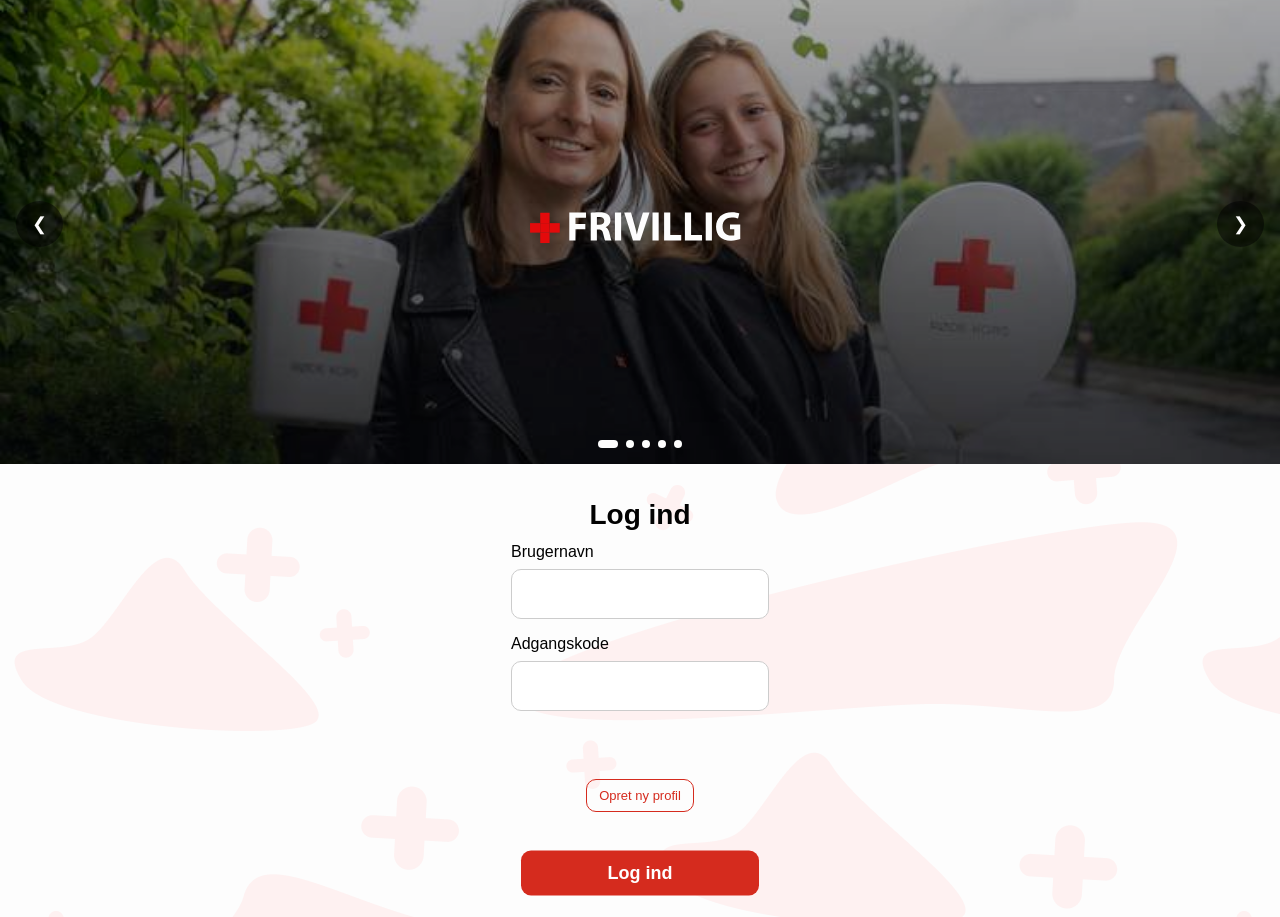
<file: index.html>
<!DOCTYPE html>
<html lang="da">

<head>
    <!-- Basic meta settings -->
    <meta name="viewport" content="width=device-width, initial-scale=1.0">
    <meta charset="UTF-8">
    <meta name="robots" content="noindex">
    <!-- Page title -->
    <title>Røde Kors</title>
    <!-- Main stylesheet -->
    <link rel="stylesheet" href="stylesheet.css">
    <!-- java script til carousel -->
    <script src="js/billede-carousel.js" defer> </script>
</head>

<!-- body -->
<!-- Billeder er brugt gratis fra Pexels.com - https://www.pexels.com/search/young%20tutor/ - 
 Der er også brugt billeder fra Røde Kors' hjemmeside ift. hvilke aktiviteter de tilbyder. -->

 <body class="page-logind">
    <main class="container">

        <!--//////////////// CAROUSEL ////////////////-->
        <div class="hero">
            <div class="hero__carousel-container">
                <div class="hero__carousel-slides">
                    <!-- Slide 1 -->
                    <div class="hero__kort hero__slide active">
                        <img src="images/indsamling-gdt.jpg" alt="Billede af 2 glade kvinder, der er i gang med at samle ind til velgørenhed">
                        <div class="hero__top">
                            <img class="hero__logo" src="images/primaer-logo-hvid.svg" alt="logo">
                        </div>
                    </div>

                    <!-- Slide 2 -->
                    <div class="hero__kort hero__slide active">
                        <img src="images/sortering2.webp" alt="Portrætbillede af en mand og en dame, der står i en genbrugsbutik, damen arbejder der, og den unge mand er besøgende">
                        <div class="hero__top">
                            <img class="hero__logo" src="images/primaer-logo-hvid.svg" alt="logo">
                        </div>
                    </div>

                    <!-- Slide 3 -->
                    <div class="hero__kort hero__slide active">
                        <img src="images/strik-gdt.jpg" alt="Billede af 3 damer, der strikker på en bænk i solvejr. Den midterste dame er ung, og de to andre er ældreårige. Alle ser glade ud">
                        <div class="hero__top">
                            <img class="hero__logo" src="images/primaer-logo-hvid.svg" alt="logo">
                        </div>
                    </div>

                    <!-- Slide 4 -->
                    <div class="hero__kort hero__slide active">
                        <img src="images/flygtninge-gdt.jpg" alt="Billede af en mand og en dame, der står inde i et kykken, hvor manden er ved at tilberede mad i en gryde. De er glade og kigger begge ned i gryden">
                        <div class="hero__top">
                            <img class="hero__logo" src="images/primaer-logo-hvid.svg" alt="logo">
                        </div>
                    </div>

                    <!-- Slide 5 -->
                    <div class="hero__kort hero__slide active">
                        <img src="images/onlinefrivillig-gdt.jpg" alt="Billede af en glad dame, der sidder ved et spisebord ved sin computer, hvorpå man kan se en anden dame, der smiler og vinker over et online opkald">
                        <div class="hero__top">
                            <img class="hero__logo" src="images/primaer-logo-hvid.svg" alt="logo">
                        </div>
                    </div>

                </div>

                <!--Navigationsknapper-->
                <button class="hero__nav hero__nav--prev" aria-label="Forrige billede">❮</button>
                <button class="hero__nav hero__nav--next" aria-label="Næste billede">❯</button>

                <!--Indikatorprikker-->
                <div class="hero__dots"></div>
            </div>
        </div>

        <!--//////////////// CAROUSEL ////////////////-->
        <section class="login">
            <h2 class="sektion__titel">Log ind</h2>
            <form class="form" onsubmit="event.preventDefault(); login();">
                <div class="form">
                    <div class="form__felt">
                        <label class="form__label" for="brugernavn">Brugernavn</label>
                        <input class="input" id="brugernavn" type="text">
                    </div>
                    <div class="form__felt">
                        <label class="form__label" for="adgangskode">Adgangskode</label>
                        <input class="input" id="adgangskode" type="password">
                        <p id="message"></p>
                    </div>
                    <a class="knap knap--sekundaer" href="opretbruger.html">Opret ny profil</a>
                    <div class="form__bund">
                        <button type="submit" class="knap knap--primaer">Log ind</button>
                    </div>
                </div>
            </form>
        </section>
    </main>
    <!-- Footer -->
    <footer>
    </footer>
    <script src="js/login.js"></script>
</body>

</html>
</file>
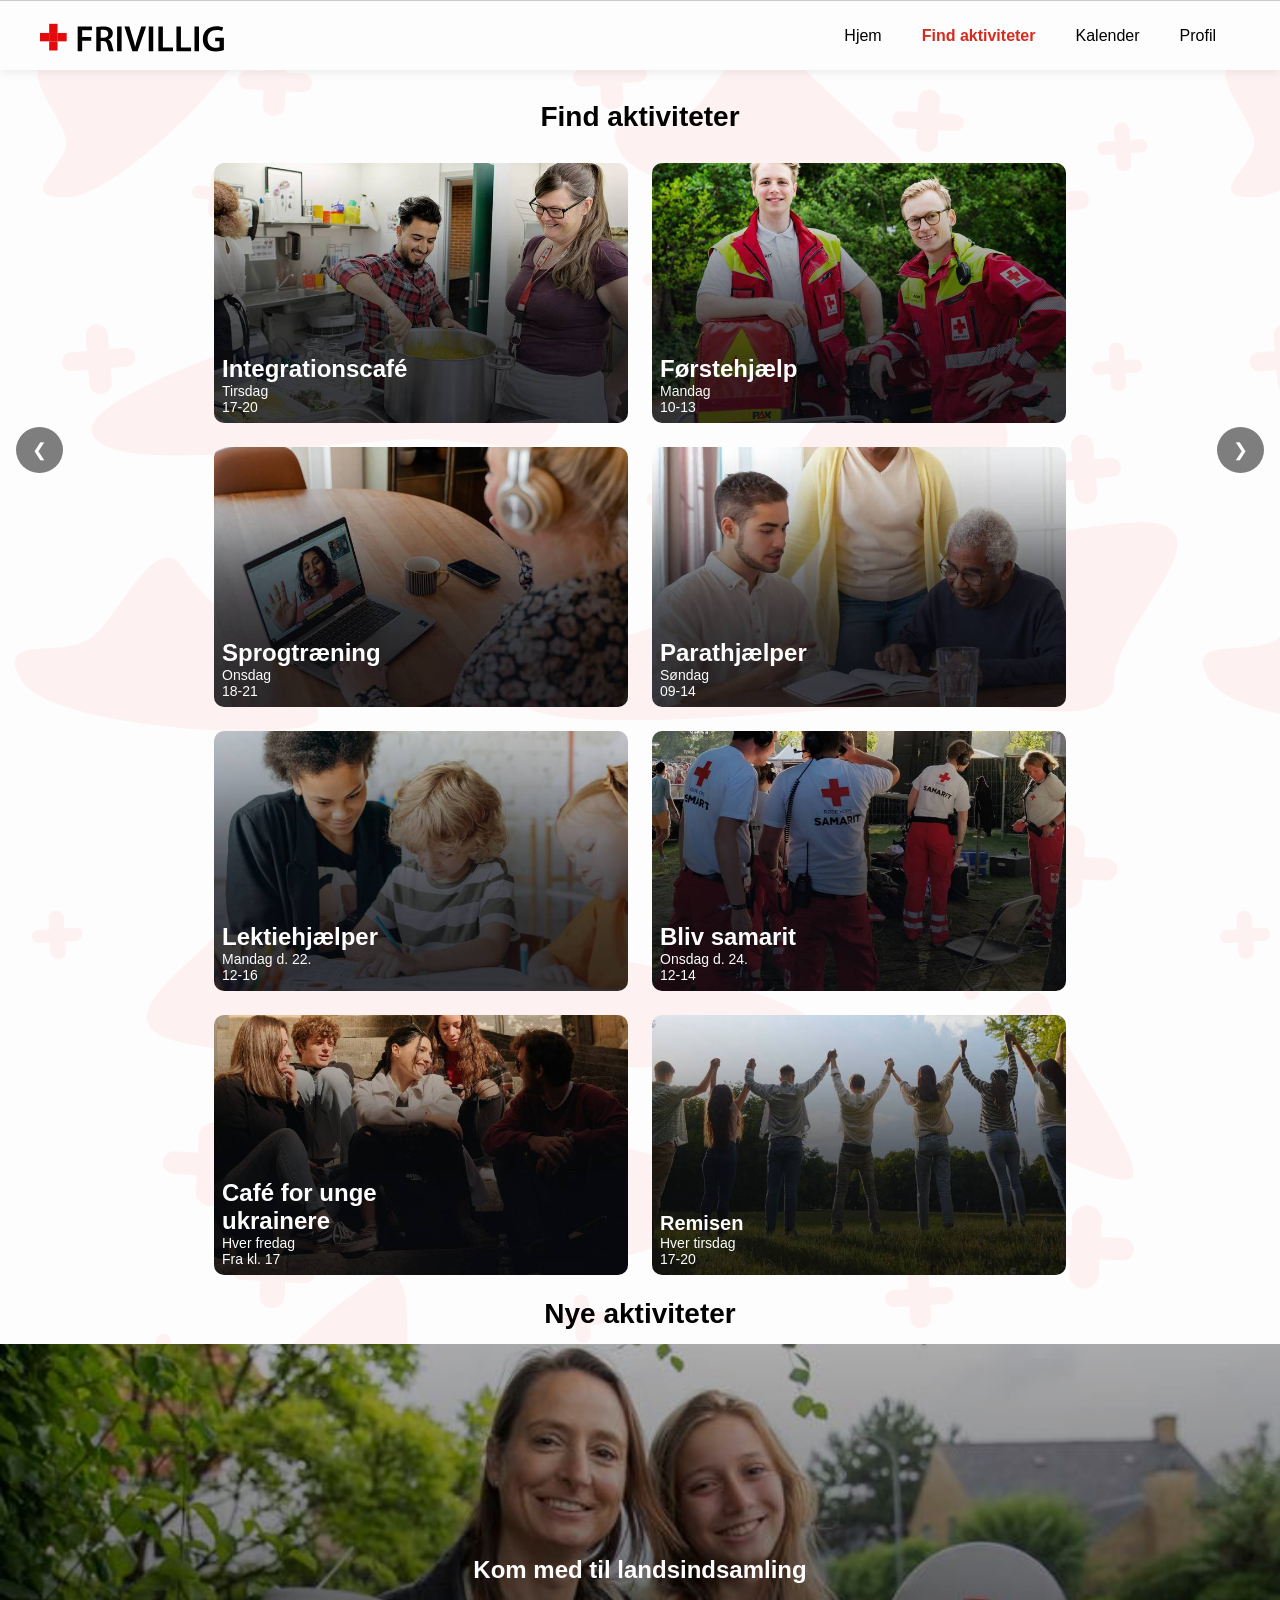
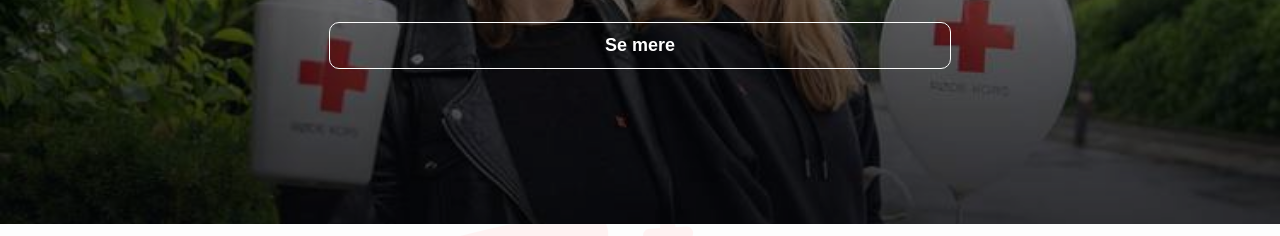
<file: findprojekt.html>
<!DOCTYPE html>
<html lang="da">

<head>
    <!-- Basic meta settings -->
    <meta name="viewport" content="width=device-width, initial-scale=1.0">
    <meta charset="UTF-8">
    <meta name="robots" content="noindex">
    <!-- Page title -->
    <title>Røde Kors</title>
    <!-- Main stylesheet -->
    <link rel="stylesheet" href="stylesheet.css">
    <!-- java script til carousel -->
    <script src="js/billede-carousel.js" defer> </script>
</head>

<!-- body -->
<!-- Billeder er brugt gratis fra Pexels.com - https://www.pexels.com/search/young%20tutor/ - 
 Der er også brugt billeder fra Røde Kors' hjemmeside ift. hvilke aktiviteter de tilbyder. -->
<body class="page-projekter">
    <main class="container">
        <!-- find projekter -->
        <div class="hero">
            <div class="hero__top">
                <img class="hero__logo" src="images/logo.svg" alt="logo">
                <span class="icon icon--filter" onclick="toggleFilter()"></span>
            </div>
        </div>
        <section class="sektion">
            <h1 class="sektion__titel">Find aktiviteter</h1> <br>
            <div class="grid">
                <a href="integration.html" class="kort">
                    <div class="kort__billede" style="background-image: url('images/flygtninge-gdt.jpg');"></div>
                    <div class="kort__overlay">
                        <h2 class="kort__titel">Integrationscafé</h2>
                        <p class="kort__dag">Tirsdag</p>
                        <p class="kort__tid">17-20</p>
                    </div>
                </a>
                <a href="#" class="kort">
                    <div class="kort__billede" style="background-image: url('images/foerstehjaelp-gdt.jpg');"></div>
                    <div class="kort__overlay">
                        <h2 class="kort__titel"> Førstehjælp </h2>
                        <p class="kort__dag">Mandag</p>
                        <p class="kort__tid">10-13</p>
                    </div>
                </a>
                <a href="sprogtraening.html" class="kort">
                    <div class="kort__billede" style="background-image: url('images/onlinefrivillig-gdt.jpg');"></div>
                    <div class="kort__overlay">
                        <h2 class="kort__titel">Sprogtræning</h2>
                        <p class="kort__dag">Onsdag</p>
                        <p class="kort__tid">18-21</p>
                    </div>
                </a>
                <a href="#" class="kort">
                    <div class="kort__billede" style="background-image: url('images/parathjaelper-gdt.jpg');"></div>
                    <div class="kort__overlay">
                        <h2 class="kort__titel">Parathjælper</h2>
                        <p class="kort__dag">Søndag</p>
                        <p class="kort__tid">09-14</p>
                    </div>
                </a>
                <a href="#" class="kort">
                    <div class="kort__billede" style="background-image: url('images/lektiehjaelper-gdt.jpg');"></div>
                    <div class="kort__overlay">
                        <h2 class="kort__titel">Lektiehjælper</h2>
                        <p class="kort__dag">Mandag d. 22.</p>
                        <p class="kort__tid">12-16</p>
                    </div>
                </a>
                <a href="#" class="kort">
                    <div class="kort__billede" style="background-image: url('images/samarit-gdt.jpg');"></div>
                    <div class="kort__overlay">
                        <h2 class="kort__titel">Bliv samarit</h2>
                        <p class="kort__dag">Onsdag d. 24.</p>
                        <p class="kort__tid">12-14</p>
                    </div>
                </a>
                <a href="#" class="kort">
                    <div class="kort__billede" style="background-image: url('images/ungeukrainere-gdt.jpg');"></div>
                    <div class="kort__overlay">
                        <h2 class="kort__titel">Café for unge <br> ukrainere</h2>
                        <p class="kort__dag">Hver fredag</p>
                        <p class="kort__tid">Fra kl. 17</p>
                    </div>
                </a>
                <a href="#" class="kort">
                    <div class="kort__billede" style="background-image: url('images/remissen-gdt.jpg');"></div>
                    <div class="kort__overlay">
                        <h3 class="kort__titel">Remisen</h3>
                        <p class="kort__dag">Hver tirsdag</p>
                        <p class="kort__tid">17-20</p>
                    </div>
                </a>
            </div>
        </section>
        <section>
            <h2 class="sektion__titel">Nye aktiviteter</h2> <br>
        </section>
        <section class="hero">
            <div class="hero__carousel-container">
                <div class="hero__carousel-slides">
                    <!-- Slide 1 -->
                    <div class="hero__kort hero__slide active">
                        <img src="images/indsamling-gdt.jpg" alt="Billede af 2 glade kvinder, der er i gang med at samle ind til velgørenhed">
                        <br> <br>
                        <div class="hero__midt">
                            <h2 class="hero__titel">Kom med til landsindsamling</h2>
                        </div>
                        <br>
                        <a href="landsindsamling.html" class="knap knap--sekundaer2">Se mere</a>                    </div>
                    <!-- Slide 2 - Tilføj dine billeder her -->
                    <div class="hero__kort hero__slide">
                        <img src="images/genbrug-gdt.jpg" alt="Billede af 2 glade kvinder, der er i gang med at behandle tøj fra et tøjstativ">
                        <br> <br>
                        <div class="hero__midt">
                            <h2 class="hero__titel">Sortering i genbrugsbutik</h2>
                        </div>
                        <br>
                        <a href="sotering.html" class="knap knap--sekundaer2">Læs mere</a>                    </div>
                    </div>
                    <!-- Slide 3 -->
                    <div class="hero__kort hero__slide">
                        <img src="images/flygtninge-gdt.jpg" alt="Billede af en mand og en dame, der står inde i et kykken, hvor manden er ved at tilberede mad i en gryde. De er glade og kigger begge ned i gryden">
                        <br> <br>
                        <div class="hero__midt">
                            <h2 class="hero__titel">Hjælp flygtninge i din by</h2>
                        </div>
                        <br>
                        <a href="integration.html" class="knap knap--sekundaer2">Bliv frivillig</a>                    </div>
                    </div>
                </div>
                <!-- Navigationsknapper -->
                <button class="hero__nav hero__nav--prev" aria-label="Forrige billede">❮</button>
                <button class="hero__nav hero__nav--next" aria-label="Næste billede">❯</button>
                <!-- Indikatorprikker -->
                <div class="hero__dots"></div>
            </div>
        </section>
    </main>

    <!-- Footer -->
    <footer>
        <nav class="nav">
            <a href="main.html">
                <img src="images/primaer-logo.svg" alt="logo" class="nav__logo">
            </a>
            <div class="nav__menu">
                <a href="main.html" class="nav__item">
                    <span class="icon icon--hjem"></span>
                    <span class="nav__label">Hjem</span>
                </a>
                <a href="findprojekt.html" class="nav__item nav__item--aktiv">
                    <span class="icon icon--tilfoej"></span>
                    <span class="nav__label">Find aktiviteter</span>
                </a>
                <a href="kalender.html" class="nav__item">
                    <span class="icon icon--kalender"></span>
                    <span class="nav__label">Kalender</span>
                </a>
                <a href="profil.html" class="nav__item">
                    <span class="icon icon--profil"></span>
                    <span class="nav__label">Profil</span>
                </a>
            </div>
        </nav>
    </footer>


    <!-- FILTER MODAL -->
    <div class="filter" id="filter">
        <div class="filter__overlay"></div>

        <div class="filter__content">
            <div class="filter__header">
                <h2>Præferencer for frivilligt arbejde</h2>
                <span class="filter__close" onclick="toggleFilter()">✕</span>
            </div>

            <!-- SLIDER -->
            <div class="filter__box">
                <label>Mængde af tid om ugen:</label>
                <input type="range" min="1" max="40" value="16" id="timerRange">
                <p id="timerValue">16 t.</p>
            </div>

            <!-- LOCATION -->
            <div class="filter__gruppe">
                <h3>Hvor i Danmark</h3>
                <label><input type="checkbox" value="odense" class="filter-location"> Odense</label>
                <label><input type="checkbox" value="aarhus" class="filter-location"> Aarhus</label>
                <label><input type="checkbox" value="kbh" class="filter-location"> København</label>
            </div>

            <!-- TYPE -->
            <div class="filter__gruppe">
                <h3>Type opgave</h3>
                <label><input type="checkbox" value="cafe" class="filter-type"> Café</label>
                <label><input type="checkbox" value="sortering" class="filter-type"> Sortering</label>
                <label><input type="checkbox" value="indsamling" class="filter-type"> Indsamling</label>
            </div>
            <div class="filter__actions">
                <button class="knap knap--sekundaer" onclick="resetFilters()">Nulstil</button>
                <button class="knap knap--primaer" onclick="applyAndSave()">Anvend filtre</button>
            </div>
        </div>
    </div>
    <script src="js/filtrering.js" defer></script>
</body>

</html>
</file>
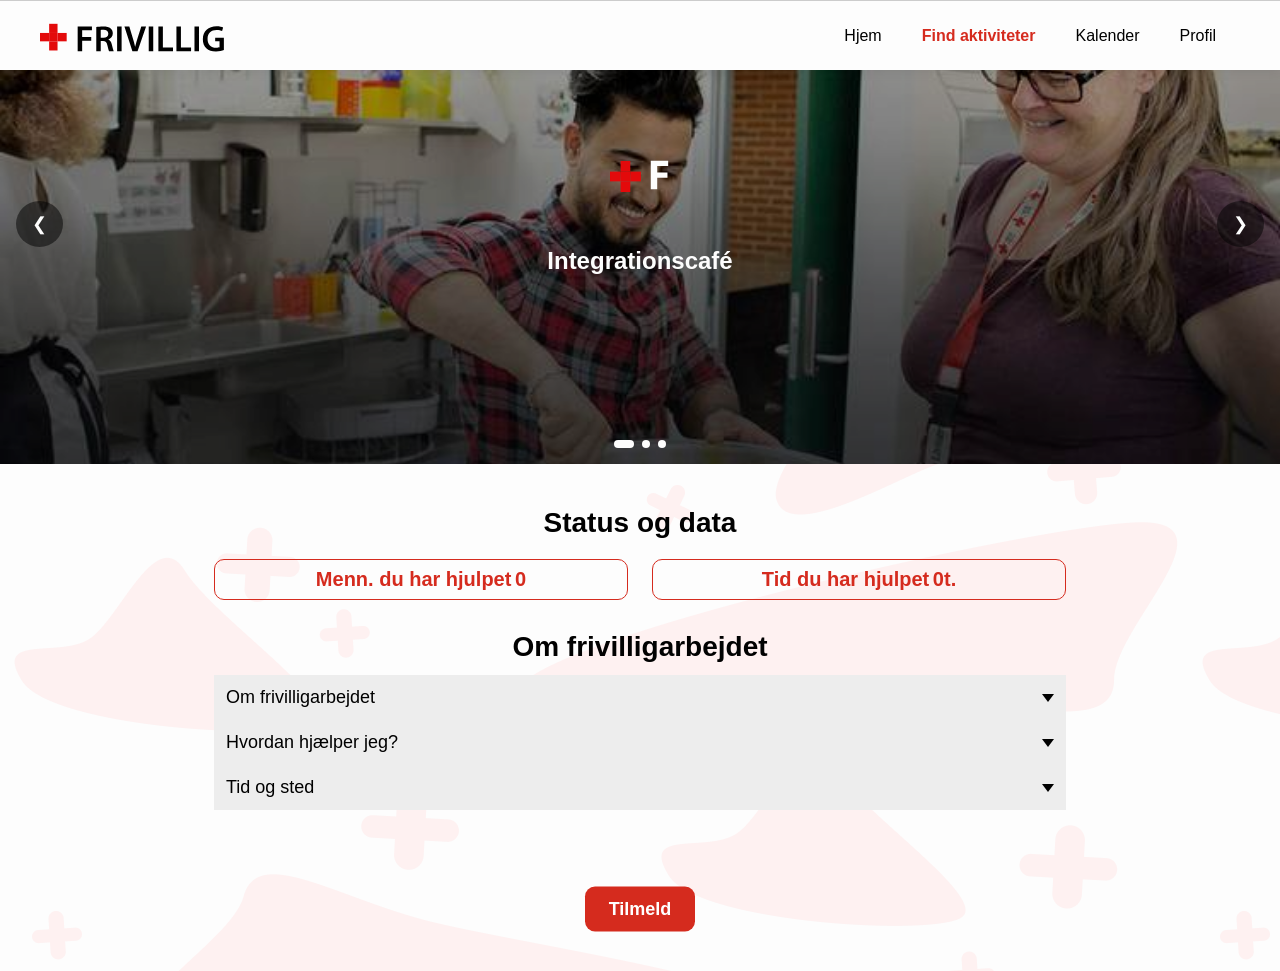
<file: integration.html>
<!DOCTYPE html>
<html lang="da">

<head>
    <!-- Basic meta settings -->
    <meta name="viewport" content="width=device-width, initial-scale=1.0">
    <meta charset="UTF-8">
    <meta name="robots" content="noindex">
    <!-- Page title -->
    <title>Røde Kors</title>
    <!-- Main stylesheet -->
    <link rel="stylesheet" href="stylesheet.css">
    <script src="js/dropdown-tekst.js"></script>
    <!-- java script til carousel -->
    <script src="js/billede-carousel.js" defer> </script>
</head>

<!-- body -->
<!-- Billeder er brugt gratis fra Pexels.com - https://www.pexels.com/search/young%20tutor/ - 
 Der er også brugt billeder fra Røde Kors' hjemmeside ift. hvilke aktiviteter de tilbyder. -->

<body class="page-projektervalg">
    <main class="container">


        <!--//////////////// CAROUSEL ////////////////-->
        <section class="hero">
            <div class="hero__carousel-container">
                <div class="hero__carousel-slides">
                    <!-- Slide 1 -->
                    <div class="hero__kort hero__slide active">
                        <img src="images/flygtninge-gdt.jpg" alt="Billede af en mand og en dame, der står inde i et kykken, hvor manden er ved at tilberede mad i en gryde. De er glade og kigger begge ned i gryden">
                        <div class="hero__top">
                            <img class="hero__logo" src="images/logo-hvid.svg" alt="logo">
                        </div>
                        <br><br>
                        <div class="hero__midt">
                            <h1 class="hero__titel">Integrationscafé</h1>
                        </div>
                    </div>

                    <!-- Slide 2 -->
                    <div class="hero__kort hero__slide active">
                        <img src="images/integration-gdt.jpg" alt="Billede af ung mand og dame, der sidder ved et cafébord og interesseret kigger, og peger på en tablet skærm">
                        <div class="hero__top">
                            <img class="hero__logo" src="images/logo-hvid.svg" alt="logo">
                        </div>
                        <br><br>
                        <div class="hero__midt">
                            <h1 class="hero__titel">Integrationscafé</h1>
                        </div>
                    </div>

                    <!-- Slide 3 -->
                    <div class="hero__kort hero__slide active">
                        <img src="images/integration2-gdt.jpg" alt="Billede af ung mand og dame, der sidder ved et cafébord. De har en samtale, hvor damen forklarer noget til den glade mand">
                        <div class="hero__top">
                            <img class="hero__logo" src="images/logo-hvid.svg" alt="logo">
                        </div>
                        <br><br>
                        <div class="hero__midt">
                            <h1 class="hero__titel">Integrationscafé</h1>
                        </div>
                    </div>
                </div>

                <!-- Navigationsknapper -->
                <button class="hero__nav hero__nav--prev" aria-label="Forrige billede">❮</button>
                <button class="hero__nav hero__nav--next" aria-label="Næste billede">❯</button>

                <!-- Indikatorprikker -->
                <div class="hero__dots"></div>
            </div>
        </section>
        <!--//////////////// CAROUSEL ////////////////-->
        <section class="sektion">
            <h2 class="sektion__titel">Status og data</h2>
            <div class="grid">
                <button class="knap knap--sekundaer">
                    <span>Menn. du har hjulpet</span>
                    <span>0</span>
                </button>
                <button class="knap knap--sekundaer">
                    <span>Tid du har hjulpet</span>
                    <span>0t.</span>
                </button>
            </div>
        </section>
        <section class="sektion">
            <h2 class="sektion__titel">Om frivilligarbejdet</h2>
            <div class="dropdown">
                <button class="dropdown-header">
                    <span>Om frivilligarbejdet</span>
                    <span class="trekant"></span>
                </button>
                <div class="dropdown-content">
                    <h3> [Indsæt]</h3>
                    <p> [Indsæt]
                    </p>
                    <br>
                    <p>[Indsæt] </p>
                    <br>
                </div>
            </div>
            <div class="dropdown">
                <button class="dropdown-header">
                    <span>Hvordan hjælper jeg?</span>
                    <span class="trekant"></span>
                </button>
                <div class="dropdown-content">
                    <h3>Frivillig</h3>
                    <p>[Indsæt]

                    </p>
                </div>
            </div>
            <div class="dropdown">
                <button class="dropdown-header">
                    <span>Tid og sted</span>
                    <span class="trekant"></span>
                </button>
                <div class="dropdown-content">
                    <h3>Sted</h3>
                    <p>[Indsæt]</p> <br>
                    <h3>Tidspunkt</h3>
                    <p>[Indsæt]</p> <br>
                </div>
            </div>
        </section>
        <br><br><br>
        <div class="login">
            <div class="form__bund">
                <a href="main.html" class="knap knap--primaer">Tilmeld</a>
            </div>
        </div>
        <br>
    </main>

    <!-- Footer -->
    <footer>
        <nav class="nav">
            <img src="images/primaer-logo.svg" alt="logo" class="nav__logo">
            <div class="nav__menu">
                <a href="main.html" class="nav__item">
                    <span class="icon icon--hjem"></span>
                    <span class="nav__label">Hjem</span>
                </a>
                <a href="findprojekt.html" class="nav__item nav__item--aktiv">
                    <span class="icon icon--tilfoej"></span>
                    <span class="nav__label">Find aktiviteter</span>
                </a>
                <a href="kalender.html" class="nav__item">
                    <span class="icon icon--kalender"></span>
                    <span class="nav__label">Kalender</span>
                </a>
                <a href="profil.html" class="nav__item">
                    <span class="icon icon--profil"></span>
                    <span class="nav__label">Profil</span>
                </a>
            </div>
        </nav>
    </footer>
</body>

</html>
</file>
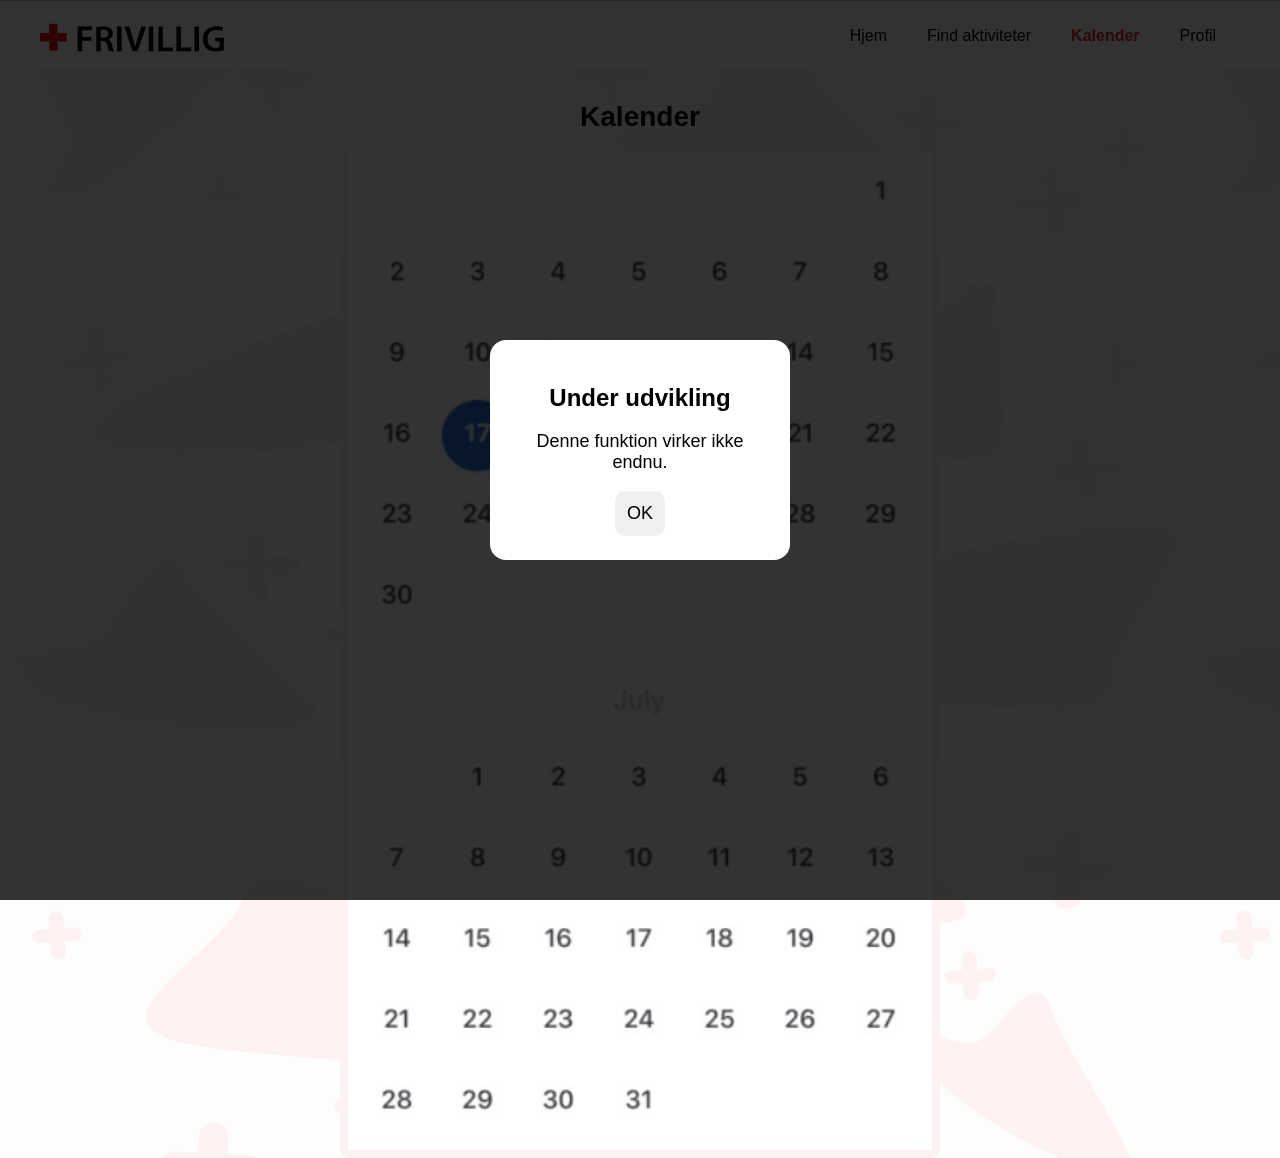
<file: kalender.html>
<!DOCTYPE html>
<html lang="da">

<head>
    <!-- Basic meta settings -->
    <meta name="viewport" content="width=device-width, initial-scale=1.0">
    <meta charset="UTF-8">
    <meta name="robots" content="noindex">
    <!-- Page title -->
    <title>Røde Kors</title>
    <!-- Main stylesheet -->
    <link rel="stylesheet" href="stylesheet.css">
</head>

<!-- body -->

<body class="page-kalender">
    <main class="container">
        <div class="hero">
            <div class="hero__top">
                <img class="hero__logo" src="images/logo.svg" alt="logo">
            </div>
        </div>
        <!-- Kalender -->
        <section class="sektion">
            <h1 class="sektion__titel">Kalender</h1>
        </section>
        <div>
            <img class="kalender__billede" src="images/kalender.webp" alt="kalender">
        </div>
        <div class="modal" id="modal">
            <div class="modal__box">
                <h2>Under udvikling</h2>
                <p>Denne funktion virker ikke endnu.</p>
                <button class="knap" onclick="closeModal()">OK</button>
            </div>
        </div>
    </main>

    <!-- Footer -->
    <footer>
        <nav class="nav">
            <a href="main.html">
                <img src="images/primaer-logo.svg" alt="logo" class="nav__logo">
            </a>
            <div class="nav__menu">
                <a href="main.html" class="nav__item">
                    <span class="icon icon--hjem"></span>
                    <span class="nav__label">Hjem</span>
                </a>
                <a href="findprojekt.html" class="nav__item">
                    <span class="icon icon--tilfoej"></span>
                    <span class="nav__label">Find aktiviteter</span>
                </a>
                <a href="kalender.html" class="nav__item nav__item--aktiv">
                    <span class="icon icon--kalender"></span>
                    <span class="nav__label">Kalender</span>
                </a>
                <a href="profil.html" class="nav__item">
                    <span class="icon icon--profil"></span>
                    <span class="nav__label">Profil</span>
                </a>
            </div>
        </nav>
    </footer>
    <div class="overlay"></div>
    <script>
        function closeModal() {
            document.getElementById("modal").style.display = "none";
        }
    </script>
</body>

</html>
</file>
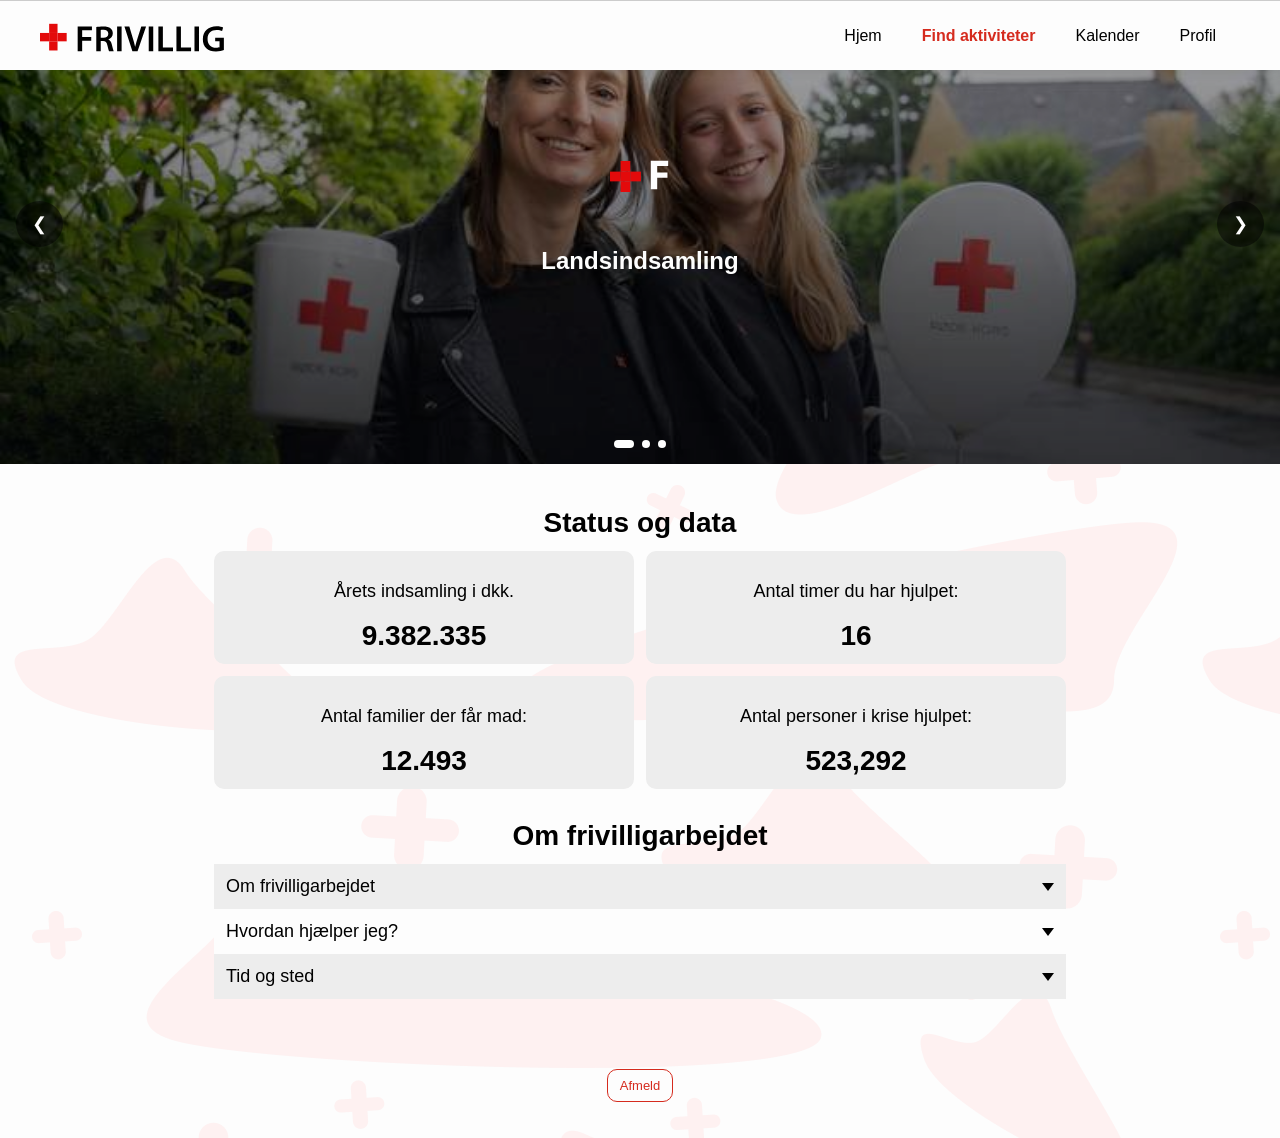
<file: landsindsamling.html>
<!DOCTYPE html>
<html lang="da">

<head>
    <!-- Basic meta settings -->
    <meta name="viewport" content="width=device-width, initial-scale=1.0">
    <meta charset="UTF-8">
    <meta name="robots" content="noindex">
    <!-- Page title -->
    <title>Røde Kors</title>
    <!-- Main stylesheet -->
    <link rel="stylesheet" href="stylesheet.css">
    <script src="js/dropdown-tekst.js" defer></script>
    <!-- java script til carousel -->
    <script src="js/billede-carousel.js" defer> </script>
</head>

<!-- body -->
<!-- Billeder er brugt gratis fra Pexels.com - https://www.pexels.com/search/young%20tutor/ - 
 Der er også brugt billeder fra Røde Kors' hjemmeside ift. hvilke aktiviteter de tilbyder. -->

<body class="page-projektervalg">
    <main class="container">
        <!--//////////////// CAROUSEL ////////////////-->
        <section class="hero">
            <div class="hero__carousel-container">
                <div class="hero__carousel-slides">
                    <!-- Slide 1 -->
                    <div class="hero__kort hero__slide active">
                        <img src="images/indsamling-gdt.jpg"
                            alt="Billede af 2 glade kvinder, der er i gang med at samle ind til velgørenhed">
                        <div class="hero__top">
                            <img class="hero__logo" src="images/logo-hvid.svg" alt="logo">
                        </div>
                        <br><br>
                        <div class="hero__midt">
                            <h1 class="hero__titel">Landsindsamling</h1>
                        </div>
                    </div>

                    <!-- Slide 2 -->
                    <div class="hero__kort hero__slide active">
                        <img src="images/indsamling2-gdt.jpg"
                            alt="Billede af to hænder, der holder en hvid kasse, hvorpå der står donation. Den har en sprække til penge">
                        <div class="hero__top">
                            <img class="hero__logo" src="images/logo-hvid.svg" alt="logo">
                        </div>
                        <br><br>
                        <div class="hero__midt">
                            <h1 class="hero__titel">Landsindsamling</h1>
                        </div>
                    </div>

                    <!-- Slide 3 -->
                    <div class="hero__kort hero__slide active">
                        <img src="images/indsamling3-gdt.jpg"
                            alt="Billede af en arm der rækker ud og trykker på en dørklokke">
                        <div class="hero__top">
                            <img class="hero__logo" src="images/logo-hvid.svg" alt="logo">
                        </div>
                        <br><br>
                        <div class="hero__midt">
                            <h1 class="hero__titel">Landsindsamling</h1>
                        </div>
                    </div>
                </div>

                <!-- Navigationsknapper -->
                <button class="hero__nav hero__nav--prev" aria-label="Forrige billede">❮</button>
                <button class="hero__nav hero__nav--next" aria-label="Næste billede">❯</button>

                <!-- Indikatorprikker -->
                <div class="hero__dots"></div>
            </div>
        </section>
        <!--//////////////// CAROUSEL ////////////////-->


        <!--Status og Data-->
        <section class="sektion">
            <h2 class="sektion__titel">Status og data</h2>

            <div class="stats">
                <div class="stat">
                    <p>Årets indsamling i dkk.</p>
                    <div class="tal">9382335</div>
                </div>

                <div class="stat">
                    <p>Antal timer du har hjulpet:</p>
                    <div class="tal">16</div>
                </div>

                <div class="stat">
                    <p>Antal familier der får mad:</p>
                    <div class="tal">12493</div>
                </div>

                <div class="stat">
                    <p>Antal personer i krise hjulpet:</p>
                    <div class="tal">523.292</div>
                </div>
            </div>

        </section>

        <!--Dropdown-->
        <section class="sektion">
            <h2 class="sektion__titel">Om frivilligarbejdet</h2>
            <div class="dropdown">
                <button class="dropdown-header">
                    <span>Om frivilligarbejdet</span>
                    <span class="trekant"></span>
                </button>
                <div class="dropdown-content">
                    <h3> Indsamling 2026</h3>
                    <p> Årets indsamling går til børn og voksne ramt af krig og katastrofer. </p>
                    <ul>
                        <li>Mennesker der har mistet alt og akut har brug for mad, vand og lægehjælp.</li>
                        <li>sårbare børn og voksne herhjemme og i andre lande som f.eks. Ukraine</li>
                        <li>Børn og voksne udsat økonomisk eller socialt.</li>
                    </ul>
                    <br>
                    <br>
                </div>
            </div>

            <div class="dropdown">
                <button class="dropdown-header1">
                    <span>Hvordan hjælper jeg?</span>
                    <span class="trekant"></span>
                </button>

                <div class="dropdown-content">
                    <h3>På dagen</h3>
                    <ul>
                        <li>Du møder op aftalt tid, ved aftalt sted for at hente din indsamlingsbøsse og legitimation.
                        </li>
                        <li>Du får udleveret din rute/område og evt. kort over dit kvarter</li>
                        <li>Der er mulighed for at par dig evt. med en anden frivillig, især hvis du er ny</li>
                        <li>Husk at være høflig og respektfuld når du går fra hjem til hjem eller fra person til person.
                        </li>

                    </ul>

                    <p>Uanset om du samler ind eller stiller op som frivillig, gør du en forskel. Kom og vær med!
                    </p>
                </div>
            </div>

            <div class="dropdown">
                <button class="dropdown-header">
                    <span>Tid og sted</span>
                    <span class="trekant"></span>
                </button>
                <div class="dropdown-content">
                    <h3>Sted</h3>
                    <p>Lakrids by Johan Bülow, Joe & the Juice, Thorco Shipping</p> <br>
                    <h3>Tidspunkt</h3>
                    <p>Søndag den 4. oktober</p> <br>
                </div>
            </div>
        </section>
        <div class="sektion">
            <div class="login">
                <br><br><br>
                <a href="main.html" class="knap knap--sekundaer">Afmeld</a>
                <br><br>
            </div>
        </div>

    </main>

    <!-- Footer -->
    <footer>
        <nav class="nav">
            <img src="images/primaer-logo.svg" alt="logo" class="nav__logo">
            <div class="nav__menu">
                <a href="main.html" class="nav__item">
                    <span class="icon icon--hjem"></span>
                    <span class="nav__label">Hjem</span>
                </a>
                <a href="findprojekt.html" class="nav__item nav__item--aktiv">
                    <span class="icon icon--tilfoej"></span>
                    <span class="nav__label">Find aktiviteter</span>
                </a>
                <a href="kalender.html" class="nav__item">
                    <span class="icon icon--kalender"></span>
                    <span class="nav__label">Kalender</span>
                </a>
                <a href="profil.html" class="nav__item">
                    <span class="icon icon--profil"></span>
                    <span class="nav__label">Profil</span>
                </a>
            </div>
        </nav>
    </footer>

</body>

</html>
</file>
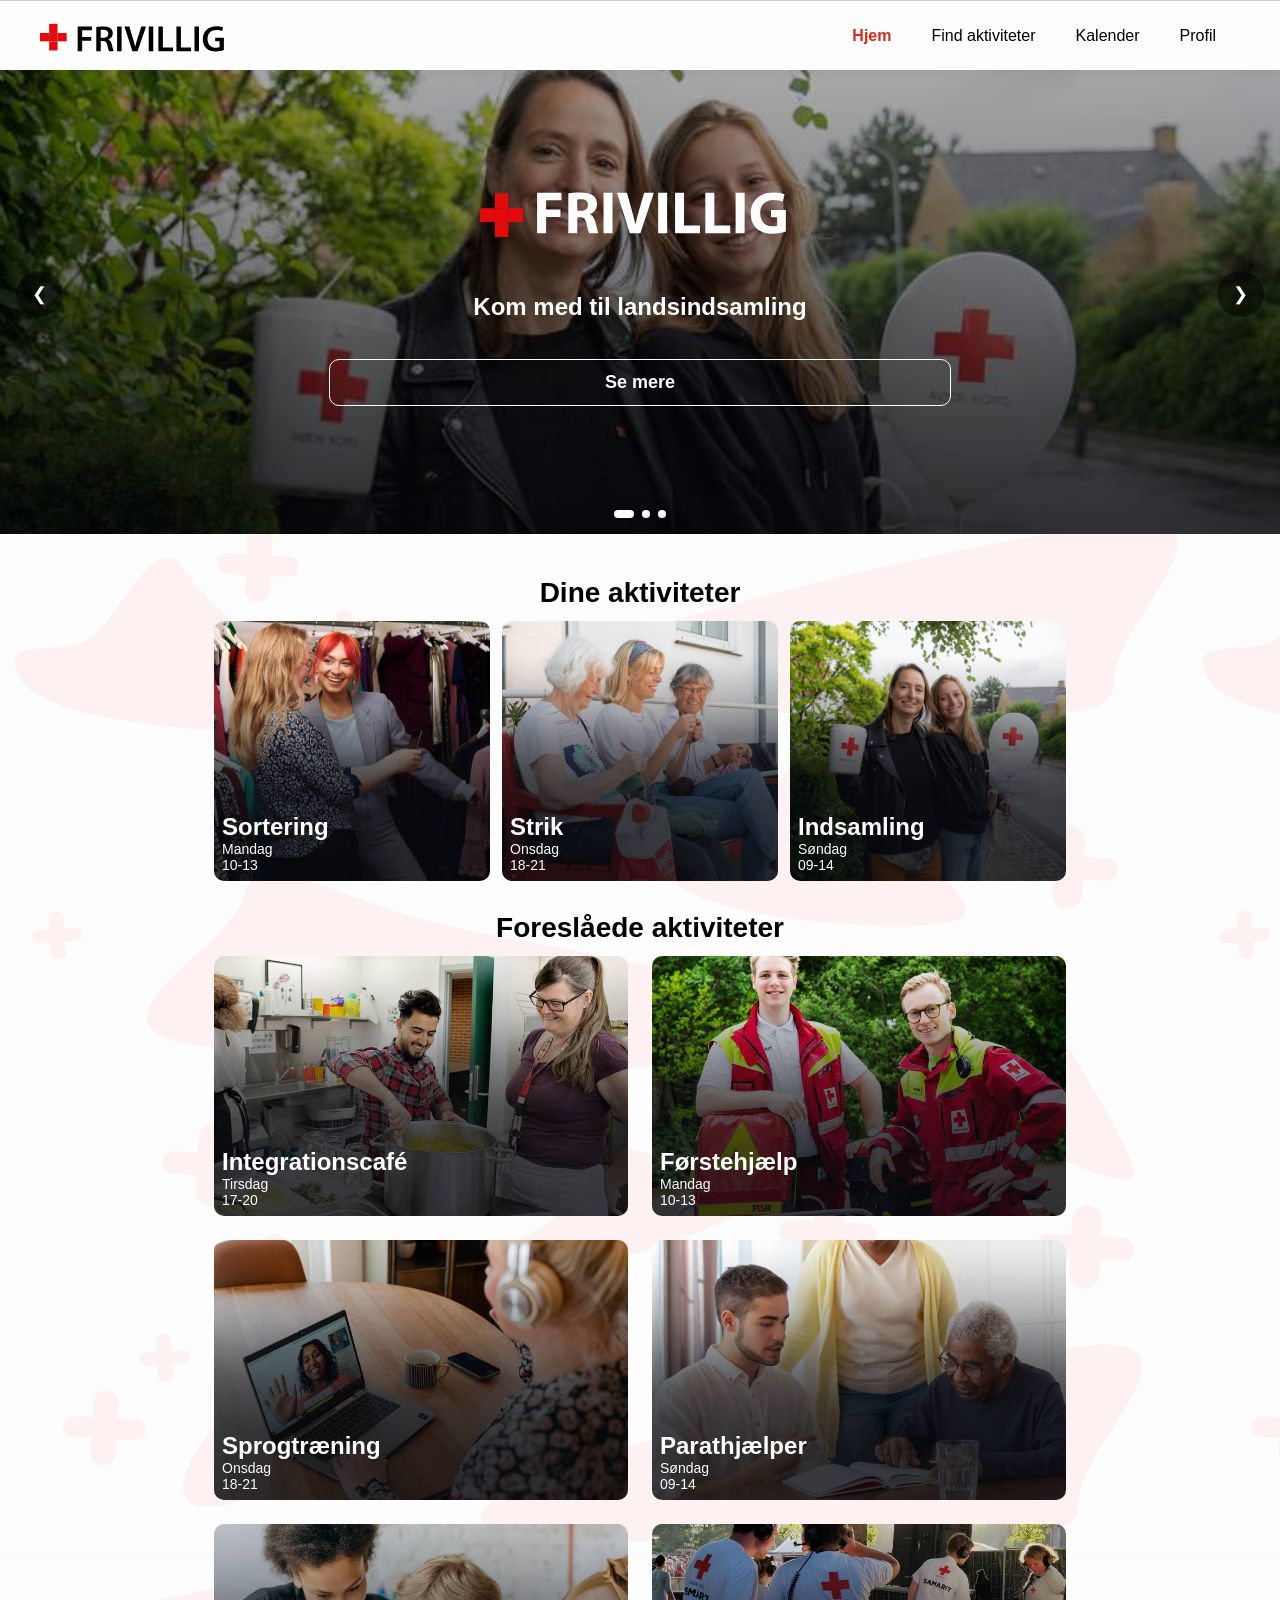
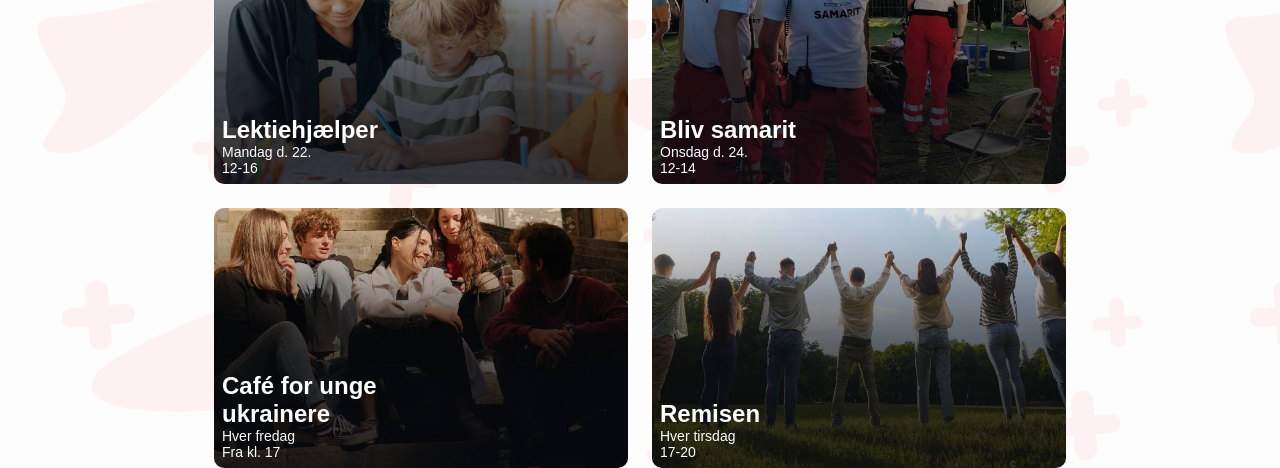
<file: main.html>
<!DOCTYPE html>
<html lang="da">

<head>
    <!-- Basic meta settings -->
    <meta name="viewport" content="width=device-width, initial-scale=1.0">
    <meta charset="UTF-8">
    <meta name="robots" content="noindex">
    <!-- Page title -->
    <title>Røde Kors</title>
    <!-- Main stylesheet -->
    <link rel="stylesheet" href="stylesheet.css">
    <!-- java script til carousel -->
    <script src="js/billede-carousel.js" defer> </script>
</head>

<!-- body -->
<!-- Billeder er brugt gratis fra Pexels.com - https://www.pexels.com/search/young%20tutor/ - 
 Der er også brugt billeder fra Røde Kors' hjemmeside ift. hvilke aktiviteter de tilbyder. -->

<body class="page-home">
    <main class="container">
        <section class="hero">
            <div class="hero__carousel-container">
                <div class="hero__carousel-slides">
                    <!-- Slide 1 -->
                    <div class="hero__kort hero__slide active">
                        <img src="images/indsamling-gdt.jpg" alt="Billede af 2 glade kvinder, der er i gang med at samle ind til velgørenhed">
                        <div class="hero__top">
                            <img class="hero__logo" src="images/logo-hvid.svg" alt="logo">
                        </div>
                        <br> <br>
                        <div class="hero__midt">
                            <h2 class="hero__titel">Kom med til landsindsamling</h2>
                        </div>
                        <br>
                        <a href="landsindsamling.html" class="knap knap--sekundaer2">Se mere</a>
                    </div>

                    <!-- Slide 2 - Tilføj dine billeder her -->
                    <div class="hero__kort hero__slide">
                        <img src="images/genbrug-gdt.jpg" alt="Billede af 2 glade kvinder, der er i gang med at behandle tøj fra et tøjstativ">
                        <div class="hero__top">
                            <img class="hero__logo" src="images/logo-hvid.svg" alt="logo">
                        </div>
                        <br> <br>
                        <div class="hero__midt">
                            <h2 class="hero__titel">Sortering i genbrugsbutik</h2>
                        </div>
                        <br>
                        <a href="sotering.html" class="knap knap--sekundaer2">Læs mere</a>                    </div>

                    <!-- Slide 3 -->
                    <div class="hero__kort hero__slide">
                        <img src="images/flygtninge-gdt.jpg" alt="Billede af en mand og en dame, der står inde i et kykken, hvor manden er ved at tilberede mad i en gryde. De er glade og kigger begge ned i gryden">
                        <div class="hero__top">
                            <img class="hero__logo" src="images/logo-hvid.svg" alt="logo">
                        </div>
                        <br> <br>
                        <div class="hero__midt">
                            <h2 class="hero__titel">Hjælp flygtninge i din by</h2>
                        </div>
                        <br>
                        <a href="integration.html" class="knap knap--sekundaer2">Bliv frivillig</a>                    </div>
                </div>

                <!-- Navigationsknapper -->
                <button class="hero__nav hero__nav--prev" aria-label="Forrige billede">❮</button>
                <button class="hero__nav hero__nav--next" aria-label="Næste billede">❯</button>

                <!-- Indikatorprikker -->
                <div class="hero__dots"></div>
            </div>
        </section>
        <!-- dine projekter -->
        <section class="sektion">
            <h1 class="sektion__titel">Dine aktiviteter</h1>
            <div class="scroll">
                <a href="sotering.html" class="kort">
                    <div class="kort__billede" style="background-image: url('images/genbrug-gdt.jpg');"></div>
                    <div class="kort__overlay">
                        <h2 class="kort__titel">Sortering</h2>
                        <p class="kort__dag">Mandag</p>
                        <p class="kort__tid">10-13</p>
                    </div>
                </a>
                <a href="#" class="kort">
                    <div class="kort__billede" style="background-image: url('images/strik-gdt.jpg');"></div>
                    <div class="kort__overlay">
                        <h2 class="kort__titel">Strik</h2>
                        <p class="kort__dag">Onsdag</p>
                        <p class="kort__tid">18-21</p>
                    </div>
                </a>
                <a href="landsindsamling.html" class="kort">
                    <div class="kort__billede" style="background-image: url('images/indsamling-gdt.jpg');"></div>
                    <div class="kort__overlay">
                        <h2 class="kort__titel">Indsamling</h2>
                        <p class="kort__dag">Søndag</p>
                        <p class="kort__tid">09-14</p>
                    </div>
                </a>
            </div>
        </section>
        <!-- forslåede projker) -->
        <section class="sektion">
            <h2 class="sektion__titel">Foreslåede aktiviteter</h2>
            <div class="grid">
                <a href="integration.html" class="kort">
                    <div class="kort__billede" style="background-image: url('images/flygtninge-gdt.jpg');"></div>
                    <div class="kort__overlay">
                        <h2 class="kort__titel">Integrationscafé</h2>
                        <p class="kort__dag">Tirsdag</p>
                        <p class="kort__tid">17-20</p>
                    </div>
                </a>
                <a href="#" class="kort">
                    <div class="kort__billede" style="background-image: url('images/foerstehjaelp-gdt.jpg');"></div>
                    <div class="kort__overlay">
                        <h2 class="kort__titel"> Førstehjælp </h2>
                        <p class="kort__dag">Mandag</p>
                        <p class="kort__tid">10-13</p>
                    </div>
                </a>
                <a href="sprogtraening.html" class="kort">
                    <div class="kort__billede" style="background-image: url('images/onlinefrivillig-gdt.jpg');"></div>
                    <div class="kort__overlay">
                        <h2 class="kort__titel">Sprogtræning</h2>
                        <p class="kort__dag">Onsdag</p>
                        <p class="kort__tid">18-21</p>
                    </div>
                </a>
                <a href="#" class="kort">
                    <div class="kort__billede" style="background-image: url('images/parathjaelper-gdt.jpg');"></div>
                    <div class="kort__overlay">
                        <h2 class="kort__titel">Parathjælper</h2>
                        <p class="kort__dag">Søndag</p>
                        <p class="kort__tid">09-14</p>
                    </div>
                </a>
                <a href="#" class="kort">
                    <div class="kort__billede" style="background-image: url('images/lektiehjaelper-gdt.jpg');"></div>
                    <div class="kort__overlay">
                        <h2 class="kort__titel">Lektiehjælper</h2>
                        <p class="kort__dag">Mandag d. 22.</p>
                        <p class="kort__tid">12-16</p>
                    </div>
                </a>
                <a href="#" class="kort">
                    <div class="kort__billede" style="background-image: url('images/samarit-gdt.jpg');"></div>
                    <div class="kort__overlay">
                        <h2 class="kort__titel">Bliv samarit</h2>
                        <p class="kort__dag">Onsdag d. 24.</p>
                        <p class="kort__tid">12-14</p>
                    </div>
                </a>
                <a href="#" class="kort">
                    <div class="kort__billede" style="background-image: url('images/ungeukrainere-gdt.jpg');"></div>
                    <div class="kort__overlay">
                        <h2 class="kort__titel">Café for unge <br> ukrainere</h2>
                        <p class="kort__dag">Hver fredag</p>
                        <p class="kort__tid">Fra kl. 17</p>
                    </div>
                </a>
                <a href="#" class="kort">
                    <div class="kort__billede" style="background-image: url('images/remissen-gdt.jpg');"></div>
                    <div class="kort__overlay">
                        <h2 class="kort__titel">Remisen</h2>
                        <p class="kort__dag">Hver tirsdag</p>
                        <p class="kort__tid">17-20</p>
                    </div>
                </a>
            </div>
        </section>

        <!-- FILTER MODAL -->
        <div class="filter" id="filter">
            <div class="filter__overlay"></div>

            <div class="filter__content">
                <div class="filter__header">
                    <h2>Præferencer for frivilligt arbejde</h2>
                    <span class="filter__close" onclick="toggleFilter()">✕</span>
                </div>

                <!-- slider -->
                <div class="filter__box">
                    <label>Mængde af tid om ugen:</label>
                    <input type="range" min="1" max="40" value="16" id="timerRange">
                    <p id="timerValue">16 t.</p>
                </div>

                <!-- valg -->
                <div class="filter__item">
                    <span>Hvor i Danmark vil du være</span>
                    <span>›</span>
                </div>

                <div class="filter__item">
                    <span>Hvilken type arbejde</span>
                    <span>›</span>
                </div>
            </div>
        </div>


    </main>

    <!-- Footer -->

    <footer>
        <nav class="nav">
            <a href="main.html">
                <img src="images/primaer-logo.svg" alt="logo" class="nav__logo">
            </a>
            <div class="nav__menu">
                <a href="main.html" class="nav__item nav__item--aktiv">
                    <span class="icon icon--hjem"></span>
                    <span class="nav__label">Hjem</span>
                </a>
                <a href="findprojekt.html" class="nav__item">
                    <span class="icon icon--tilfoej"></span>
                    <span class="nav__label">Find aktiviteter</span>
                </a>
                <a href="kalender.html" class="nav__item">
                    <span class="icon icon--kalender"></span>
                    <span class="nav__label">Kalender</span>
                </a>
                <a href="profil.html" class="nav__item">
                    <span class="icon icon--profil"></span>
                    <span class="nav__label">Profil</span>
                </a>
            </div>
        </nav>
    </footer>
</body>

</html>
</file>
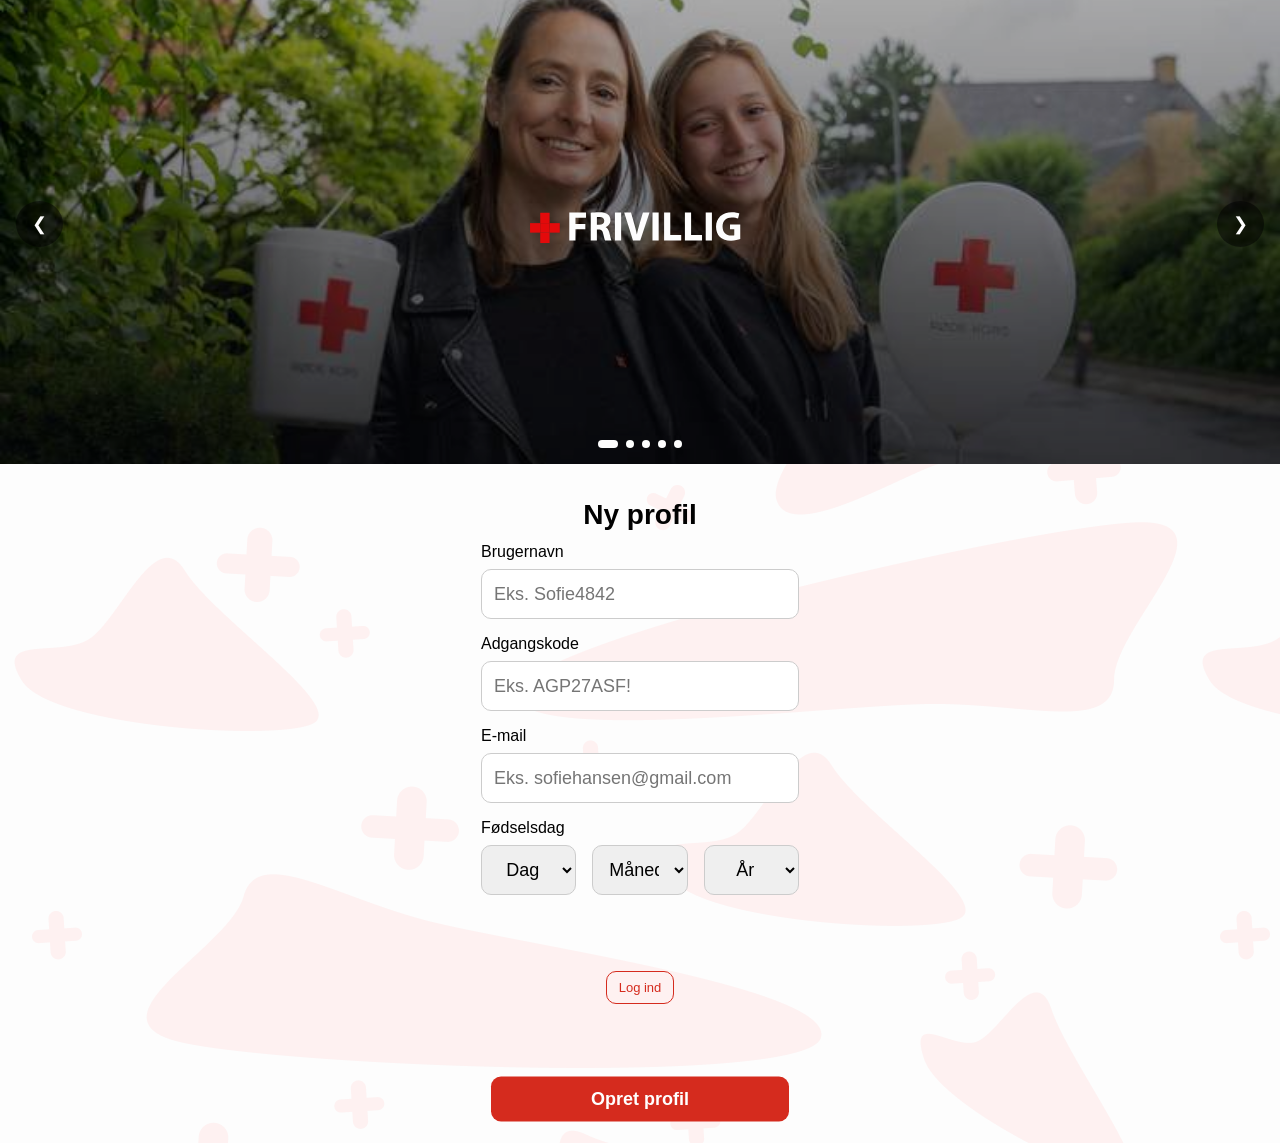
<file: opretbruger.html>
<!DOCTYPE html>
<html lang="da">

<head>
    <!-- Basic meta settings -->
    <meta name="viewport" content="width=device-width, initial-scale=1.0">
    <meta charset="UTF-8">
    <meta name="robots" content="noindex">
    <!-- Page title -->
    <title>Røde Kors</title>
    <!-- Main stylesheet -->
    <link rel="stylesheet" href="stylesheet.css">
    <!-- java script -->
    <script src="js/foedselsdag.js" defer> </script>
    <!-- java script til carousel -->
    <script src="js/billede-carousel.js" defer> </script>
</head>

<!-- body -->
<!-- Billeder er brugt gratis fra Pexels.com - https://www.pexels.com/search/young%20tutor/ - 
 Der er også brugt billeder fra Røde Kors' hjemmeside ift. hvilke aktiviteter de tilbyder. -->

 <body class="page-opretbruger">
    <main class="container">

        <!--//////////////// CAROUSEL ////////////////-->
        <div class="hero">
            <div class="hero__carousel-container">
                <div class="hero__carousel-slides">
                    <!-- Slide 1 -->
                    <div class="hero__kort hero__slide active">
                        <img src="images/indsamling-gdt.jpg" alt="Billede af 2 glade kvinder, der er i gang med at samle ind til velgørenhed">
                        <div class="hero__top">
                            <img class="hero__logo" src="images/primaer-logo-hvid.svg" alt="logo">
                        </div>
                    </div>

                    <!-- Slide 2 -->
                    <div class="hero__kort hero__slide active">
                        <img src="images/sortering2.webp" alt="Portrætbillede af en mand og en dame, der står i en genbrugsbutik, damen arbejder der, og den unge mand er besøgende">
                        <div class="hero__top">
                            <img class="hero__logo" src="images/primaer-logo-hvid.svg" alt="logo">
                        </div>
                    </div>

                    <!-- Slide 3 -->
                    <div class="hero__kort hero__slide active">
                        <img src="images/strik-gdt.jpg" alt="Billede af 3 damer, der strikker på en bænk i solvejr. Den midterste dame er ung, og de to andre er ældreårige. Alle ser glade ud">
                        <div class="hero__top">
                            <img class="hero__logo" src="images/primaer-logo-hvid.svg" alt="logo">
                        </div>
                    </div>

                    <!-- Slide 4 -->
                    <div class="hero__kort hero__slide active">
                        <img src="images/flygtninge-gdt.jpg" alt="Billede af en mand og en dame, der står inde i et kykken, hvor manden er ved at tilberede mad i en gryde. De er glade og kigger begge ned i gryden">
                        <div class="hero__top">
                            <img class="hero__logo" src="images/primaer-logo-hvid.svg" alt="logo">
                        </div>
                    </div>

                    <!-- Slide 5 -->
                    <div class="hero__kort hero__slide active">
                        <img src="images/onlinefrivillig-gdt.jpg" alt="Billede af en glad dame, der sidder ved et spisebord ved sin computer, hvorpå man kan se en anden dame, der smiler og vinker over et online opkald">
                        <div class="hero__top">
                            <img class="hero__logo" src="images/primaer-logo-hvid.svg" alt="logo">
                        </div>
                    </div>

                </div>

                <!-- Navigationsknapper -->
                <button class="hero__nav hero__nav--prev" aria-label="Forrige billede">❮</button>
                <button class="hero__nav hero__nav--next" aria-label="Næste billede">❯</button>

                <!-- Indikatorprikker -->
                <div class="hero__dots"></div>
            </div>
        </div>
        <!--//////////////// CAROUSEL ////////////////-->
        <section class="login">
            <h2 class="sektion__titel">Ny profil</h2>
            <form class="form">
                <div class="form__felt">
                    <label class="form__label" for="navn">Brugernavn</label>
                    <input class="input" id="navn" type="text" placeholder="Eks. Sofie4842">
                </div>
                <div class="form__felt">
                    <label class="form__label" for="kode">Adgangskode</label>
                    <input class="input" id="kode" type="password" placeholder="Eks. AGP27ASF!">
                </div>
                <div class="form__felt">
                    <label class="form__label" for="email">E-mail</label>
                    <input class="input" id="email" type="email" placeholder="Eks. sofiehansen@gmail.com">
                </div>
                <div class="form__felt">
                    <label class="form__label">Fødselsdag</label>
                    <div class="form__row">
                        <select id="dag" class="input">
                            <option value="">Dag</option>
                        </select>
                        <select id="maaned" class="input">
                            <option value="">Måned</option>
                        </select>
                        <select id="aar" class="input">
                            <option value="">År</option>
                        </select>
                    </div>
                </div>
                <br><br>
                <a class="knap knap--sekundaer" href="index.html">Log ind</a>
                <br>
                <div class="form__bund">
                    <a class="knap knap--primaer" href="main.html">Opret profil</a>
                </div>
            </form>
        </section>
    </main>
    <!-- Footer -->
    <footer>
    </footer>
</body>

</html>
</file>
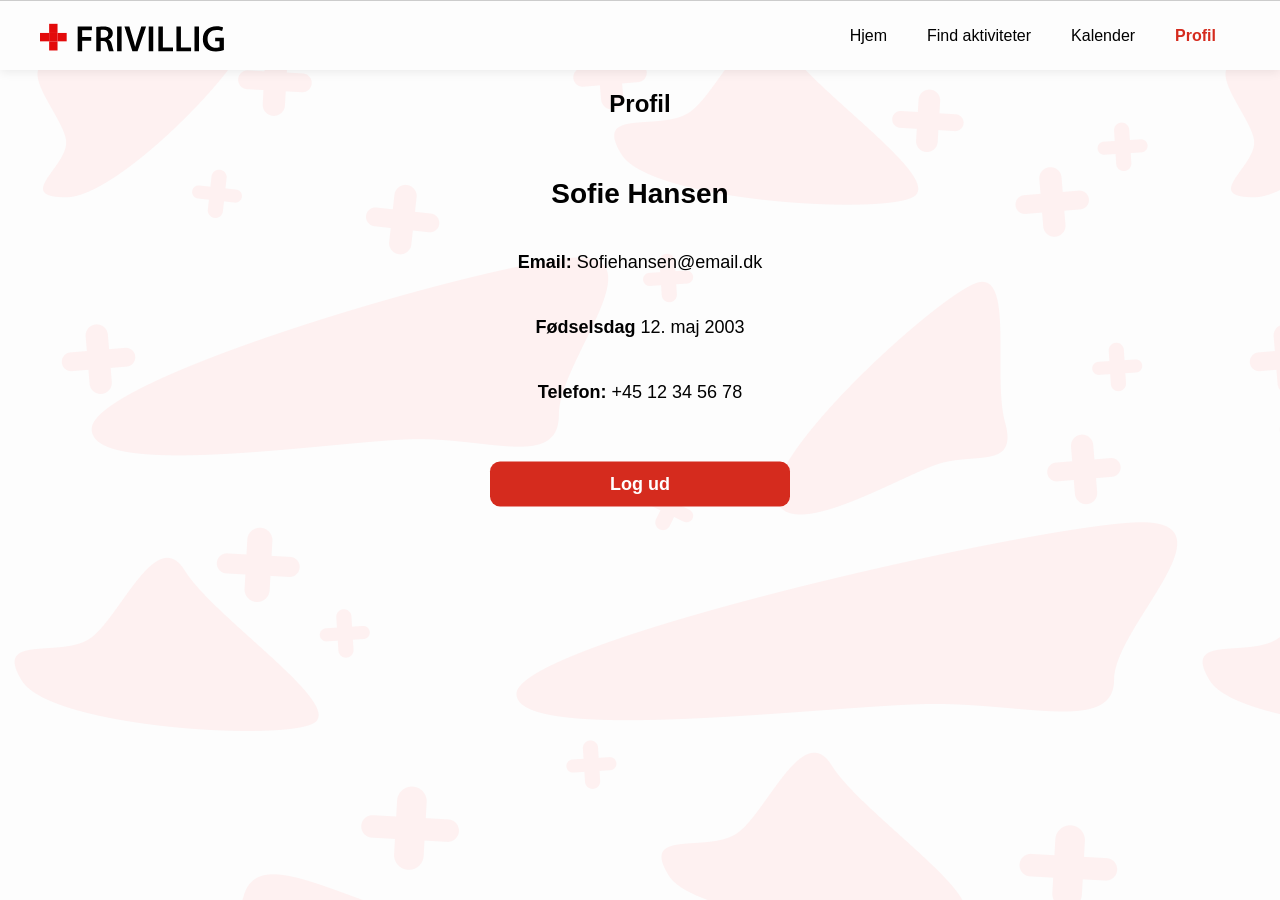
<file: profil.html>
<!DOCTYPE html>
<html lang="da">

<head>
    <!-- Basic meta settings -->
    <meta name="viewport" content="width=device-width, initial-scale=1.0">
    <meta charset="UTF-8">
    <meta name="robots" content="noindex">
    <!-- Page title -->
    <title>Røde Kors</title>
    <!-- Main stylesheet -->
    <link rel="stylesheet" href="stylesheet.css">
</head>

<!-- body -->

<body class="page-profil">

    <main class="container">
        <div class="hero__top">
            <img class="hero__logo" src="images/logo.svg" alt="logo">
            <span class="icon icon--indstillinger"></span>
        </div>
        <section class="profil">
            <h2 class="titel">Profil</h2>
            <span class="icon icon--profil"></span>
            <h3 class="sektion__titel">Sofie Hansen</h3>
            <div class="profil__info">
                <p><strong>Email:</strong> Sofiehansen@email.dk</p>
                <p><strong>Fødselsdag</strong> 12. maj 2003</p>
                <p><strong>Telefon:</strong> +45 12 34 56 78</p>
            </div>
            <br><br><br>
            <div class="form__bund">
                <a href="index.html" class="knap knap--primaer">Log ud</a>
            </div>
        </section>
    </main>

    <!-- Footer -->

    <footer>
        <nav class="nav">
            <a href="main.html">
                <img src="images/primaer-logo.svg" alt="logo" class="nav__logo">
            </a>
            <div class="nav__menu">
                <a href="main.html" class="nav__item">
                    <span class="icon icon--hjem"></span>
                    <span class="nav__label">Hjem</span>
                </a>
                <a href="findprojekt.html" class="nav__item">
                    <span class="icon icon--tilfoej"></span>
                    <span class="nav__label">Find aktiviteter</span>
                </a>
                <a href="kalender.html" class="nav__item">
                    <span class="icon icon--kalender"></span>
                    <span class="nav__label">Kalender</span>
                </a>
                <a href="profil.html" class="nav__item nav__item--aktiv">
                    <span class="icon icon--profil"></span>
                    <span class="nav__label">Profil</span>
                </a>
            </div>
        </nav>
    </footer>
</body>

</html>
</file>
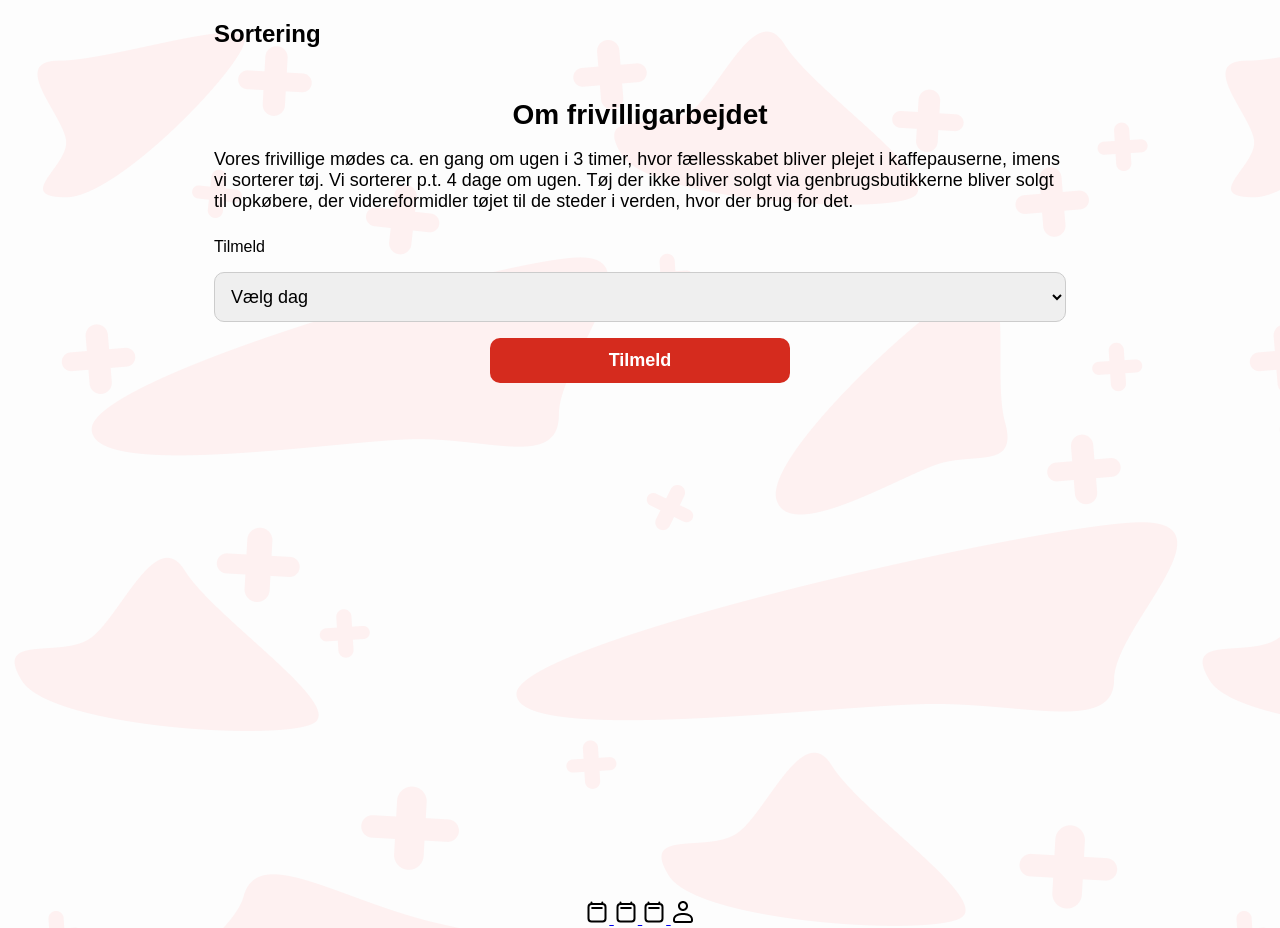
<file: Sortering.html>
<!DOCTYPE html>
<html lang="da">

<head>

    <!-- Basic meta settings -->
    <meta name="viewport" content="width=device-width, initial-scale=1.0">
    <meta charset="UTF-8">

    <!-- Page title -->
    <title>Røde Kors</title>

    <!-- Main stylesheet -->
    <link rel="stylesheet" href="stylesheet.css">

</head>

<body>
    <main class="container">
        <section class="hero">
            <img class="hero__logo" src="images/logo.svg" alt="logo røde kors frivillig">
            <h2 class="hero__titel">Sortering</h2>
        </section>
        <section class="sektion">
            <h2 class="sektion__titel">Om frivilligarbejdet</h2>
            <p class="tekst">
                Vores frivillige mødes ca. en gang om ugen i 3 timer, hvor fællesskabet bliver plejet i kaffepauserne,
                imens vi sorterer tøj. Vi sorterer p.t. 4 dage om ugen.
                Tøj der ikke bliver solgt via genbrugsbutikkerne bliver solgt til opkøbere, der videreformidler tøjet
                til de steder i verden, hvor der brug for det.
            </p>
        </section>
        <section class="sektion">
            <div class="form">
                <label class="form__label">Tilmeld</label>
                <select class="input">
                    <option>Vælg dag</option>
                    <option>Mandag</option>
                    <option>Tirsdag</option>
                    <option>Onsdag</option>
                </select>
                <button class="knap knap--primaer">Tilmeld</button>
            </div>
        </section>
    </main>

    <!-- Footer -->

    <footer>

        <nav class="bund-navigation">
            <a href="#" class="nav-item">
                <img src="images/icon-kalender.svg" alt="Hjem">
            </a>
            <a href="#" class="nav-item">
                <img src="images/icon-kalender.svg" alt="Aktiviteter">
            </a>
            <a href="#" class="nav-item">
                <img src="images/icon-kalender.svg" alt="Kalender">
            </a>
            <a href="#" class="nav-item">
                <img src="images/icon-profil.svg" alt="Profil">
            </a>
        </nav>
    </footer>
</body>

</html>
</file>
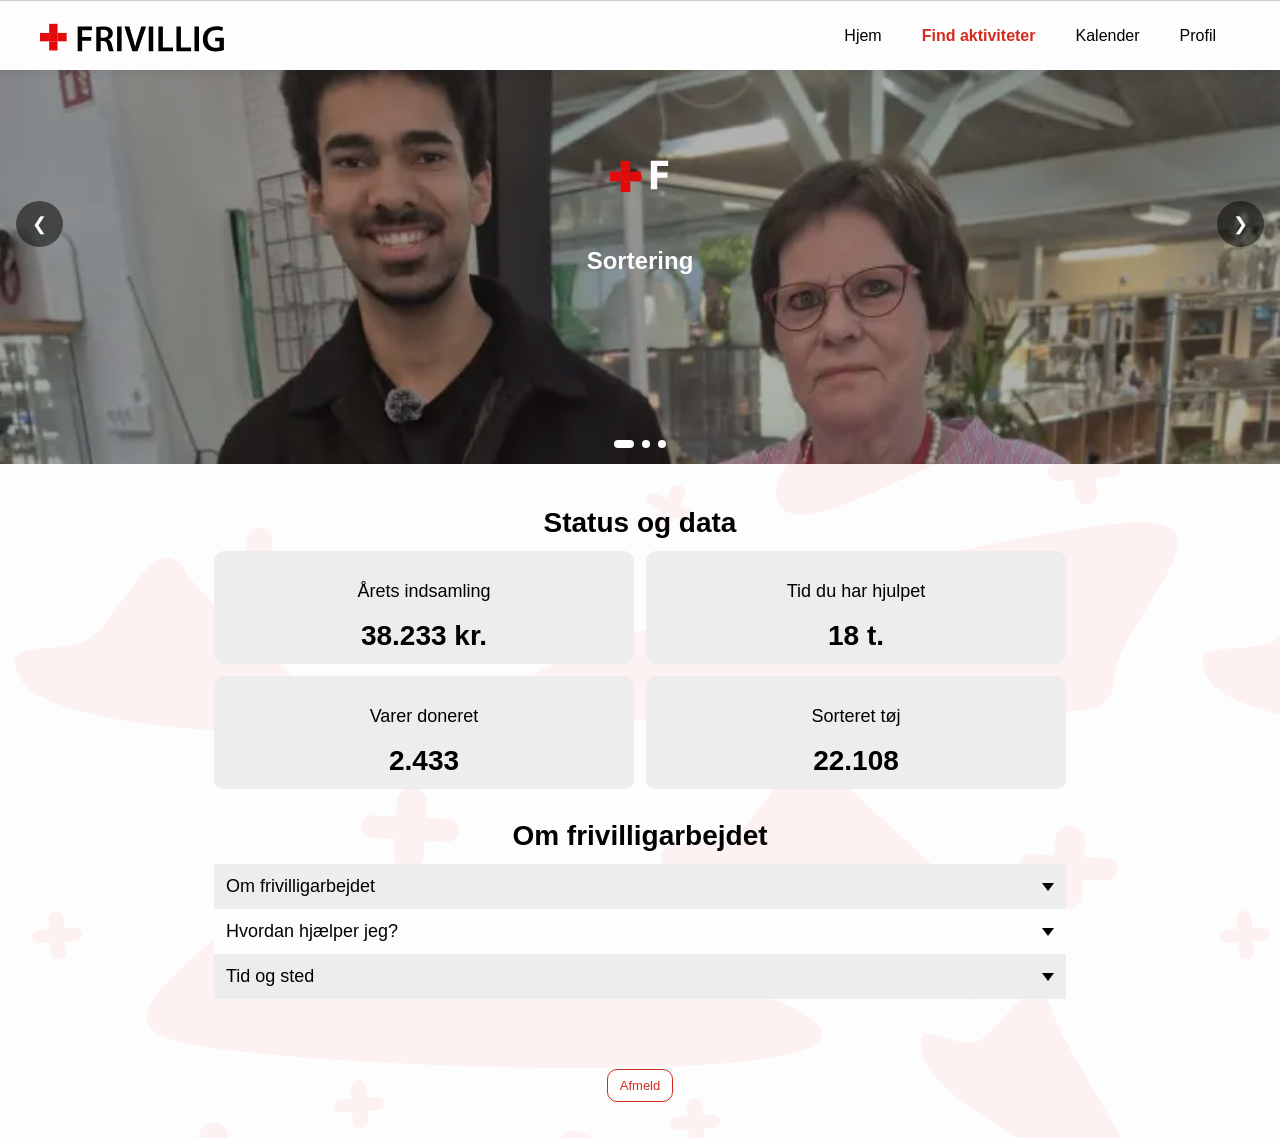
<file: sotering.html>
<!DOCTYPE html>
<html lang="da">

<head>
    <!-- Basic meta settings -->
    <meta name="viewport" content="width=device-width, initial-scale=1.0">
    <meta charset="UTF-8">
    <meta name="robots" content="noindex">
    <!-- Page title -->
    <title>Røde Kors</title>
    <!-- Main stylesheet -->
    <link rel="stylesheet" href="stylesheet.css">
    <script src="js/dropdown-tekst.js"></script>
    <!-- java script til carousel -->
    <script src="js/billede-carousel.js" defer> </script>
</head>

<!-- body -->
<!-- Billeder er brugt gratis fra Pexels.com - https://www.pexels.com/search/young%20tutor/ - 
 Der er også brugt billeder fra Røde Kors' hjemmeside ift. hvilke aktiviteter de tilbyder. -->

<body class="page-projektervalg">
    <main class="container">


        <!--//////////////// CAROUSEL ////////////////-->
        <section class="hero">
            <div class="hero__carousel-container">
                <div class="hero__carousel-slides">
                    <!-- Slide 1 -->
                    <div class="hero__kort hero__slide active">
                        <img src="images/sortering2.webp" alt="Portrætbillede af en mand og en dame, der står i en genbrugsbutik, damen arbejder der, og den unge mand er besøgende">
                        <div class="hero__top">
                            <img class="hero__logo" src="images/logo-hvid.svg" alt="logo">
                        </div>
                        <br><br>
                        <div class="hero__midt">
                            <h1 class="hero__titel">Sortering</h1>
                        </div>
                    </div>

                    <!-- Slide 2 -->
                    <div class="hero__kort hero__slide active">
                        <img src="images/genbrug-gdt.jpg" alt="Billede af 2 glade kvinder, der er i gang med at behandle tøj fra et tøjstativ">
                        <div class="hero__top">
                            <img class="hero__logo" src="images/logo-hvid.svg" alt="logo">
                        </div>
                        <br><br>
                        <div class="hero__midt">
                            <h1 class="hero__titel">Sortering</h1>
                        </div>
                    </div>

                    <!-- Slide 3 -->
                    <div class="hero__kort hero__slide active">
                        <img src="images/sortering-gdt.jpg" alt="Billede af to personer ved et bord fyldt med tøj, men man kan ikke se ansigterne. Den ene tager noter, og den anden folder tøjet">
                        <div class="hero__top">
                            <img class="hero__logo" src="images/logo-hvid.svg" alt="logo">
                        </div>
                        <br><br>
                        <div class="hero__midt">
                            <h1 class="hero__titel">Sortering</h1>
                        </div>
                    </div>
                </div>

                <!-- Navigationsknapper -->
                <button class="hero__nav hero__nav--prev" aria-label="Forrige billede">❮</button>
                <button class="hero__nav hero__nav--next" aria-label="Næste billede">❯</button>

                <!-- Indikatorprikker -->
                <div class="hero__dots"></div>
            </div>
        </section>
        <!--//////////////// CAROUSEL ////////////////-->


        <section class="sektion">
            <h2 class="sektion__titel">Status og data</h2>

            <div class="stats">
                <div class="stat">
                    <p>Årets indsamling</p>
                    <div class="tal" data-suffix=" kr.">38233</div>
                </div>

                <div class="stat">
                    <p>Tid du har hjulpet</p>
                    <div class="tal" data-suffix=" t.">18</div>
                </div>

                <div class="stat">
                    <p>Varer doneret</p>
                    <div class="tal">2433</div>
                </div>

                <div class="stat">
                    <p>Sorteret tøj</p>
                    <div class="tal">22108</div>
                </div>
            </div>
        </section>

        <section class="sektion">
            <h2 class="sektion__titel">Om frivilligarbejdet</h2>
            <div class="dropdown">
                <button class="dropdown-header">
                    <span>Om frivilligarbejdet</span>
                    <span class="trekant"></span>
                </button>
                <div class="dropdown-content">
                    <h3>Frivillig i genbrug</h3>
                    <p> Røde Kors butikker drives af engagerede frivillige, der ønsker at gøre en forskel for andre.
                        Derfor går overskuddet fra butikkerne til hjælpearbejdet for de, der har mest behov. Herhjemme
                        og ude i verden.
                        Som frivillig i en Røde Kors Butik bliver du en del af et hyggeligt fællesskab, hvor der altid
                        er tid til en kop kaffe og en snak.
                    </p>
                </div>
            </div>

            <div class="dropdown">
                <button class="dropdown-header1">
                    <span>Hvordan hjælper jeg?</span>
                    <span class="trekant"></span>
                </button>
                <div class="dropdown-content">
                    <h3>Frivillig</h3>
                    <p>Uanset hvilken opgave du tager ansvar for, gavner det dem, som rødekors hjælper i Danmark og
                        Verden.

                    </p>
                </div>
            </div>

            <div class="dropdown">
                <button class="dropdown-header">
                    <span>Tid og sted</span>
                    <span class="trekant"></span>
                </button>
                <div class="dropdown-content">
                    <h3>Sted</h3>
                    <p>Røde Kors Genbrug, Odense</p> <br>
                    <h3>Næste tidspunkt</h3>
                    <p>Tirsdag kl. 10-13</p> <br>
                    <h3>Info</h3>
                    <p>Du kan regulere ud fra hvor mange timer du har at arbejde med.</p>
                </div>
            </div>

        </section>
        <div class="sektion">
            <div class="login">
                <br><br><br>
                    <a href="main.html" class="knap knap--sekundaer">Afmeld</a>
                <br><br>
            </div>
        </div>

    </main>

    <!-- Footer -->

    <footer>
        <nav class="nav">
            <img src="images/primaer-logo.svg" alt="logo" class="nav__logo">
            <div class="nav__menu">
                <a href="main.html" class="nav__item">
                    <span class="icon icon--hjem"></span>
                    <span class="nav__label">Hjem</span>
                </a>
                <a href="findprojekt.html" class="nav__item nav__item--aktiv">
                    <span class="icon icon--tilfoej"></span>
                    <span class="nav__label">Find aktiviteter</span>
                </a>
                <a href="kalender.html" class="nav__item">
                    <span class="icon icon--kalender"></span>
                    <span class="nav__label">Kalender</span>
                </a>
                <a href="profil.html" class="nav__item">
                    <span class="icon icon--profil"></span>
                    <span class="nav__label">Profil</span>
                </a>
            </div>
        </nav>
    </footer>
</body>

</html>
</file>
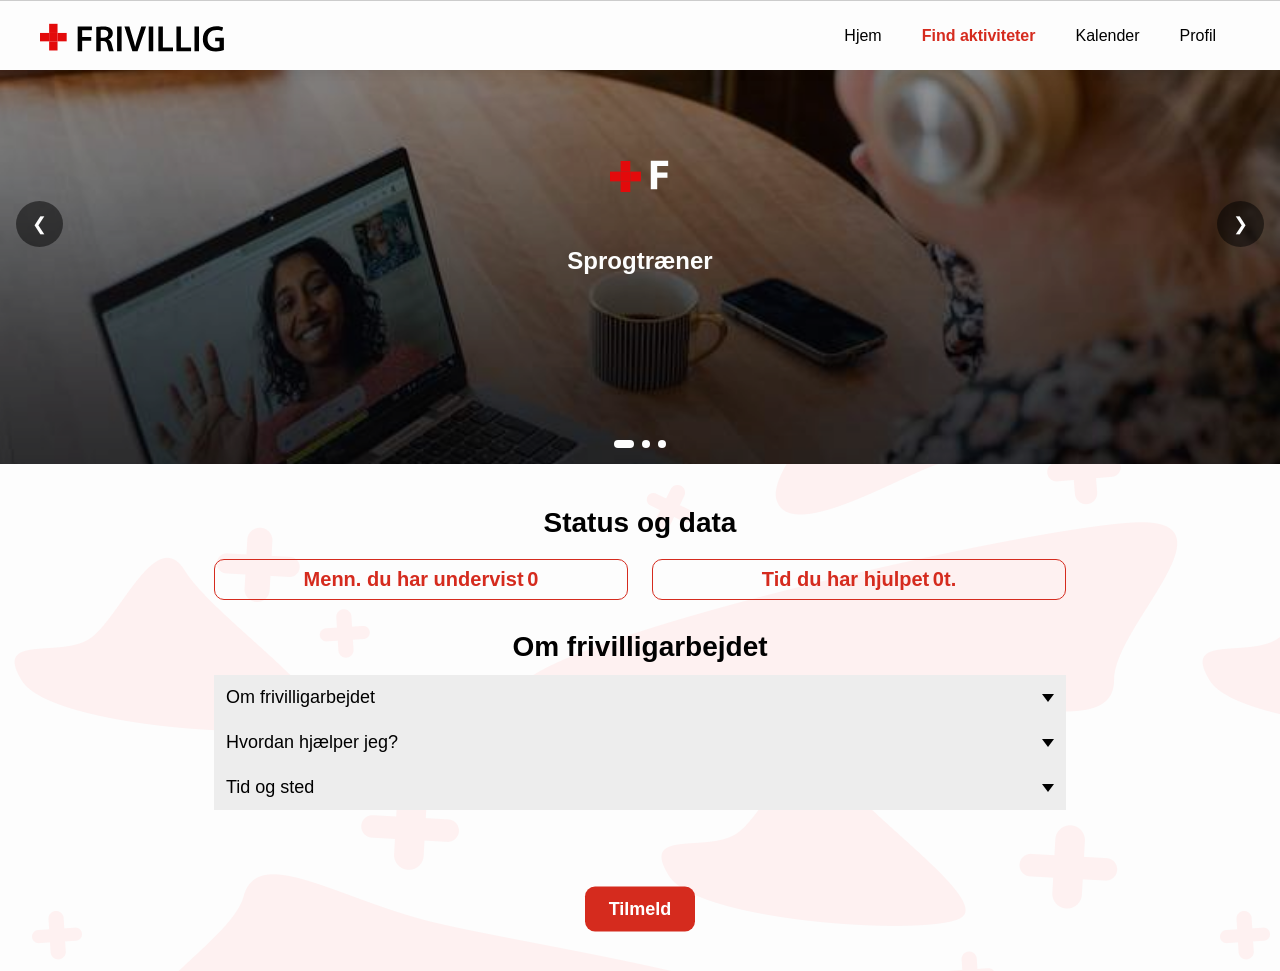
<file: sprogtraening.html>
<!DOCTYPE html>
<html lang="da">

<head>
    <!-- Basic meta settings -->
    <meta name="viewport" content="width=device-width, initial-scale=1.0">
    <meta charset="UTF-8">
    <meta name="robots" content="noindex">
    <!-- Page title -->
    <title>Røde Kors</title>
    <!-- Main stylesheet -->
    <link rel="stylesheet" href="stylesheet.css">
    <script src="js/dropdown-tekst.js"></script>
    <!-- java script til carousel -->
    <script src="js/billede-carousel.js" defer> </script>
</head>

<!-- body -->
<!-- Billeder er brugt gratis fra Pexels.com - https://www.pexels.com/search/young%20tutor/ - 
 Der er også brugt billeder fra Røde Kors' hjemmeside ift. hvilke aktiviteter de tilbyder. -->

 <body class="page-projektervalg">
    <main class="container">
        <!--//////////////// CAROUSEL ////////////////-->
        <section class="hero">
            <div class="hero__carousel-container">
                <div class="hero__carousel-slides">
                    <!-- Slide 1 -->
                    <div class="hero__kort hero__slide active">
                        <img src="images/onlinefrivillig-gdt.jpg" alt="Billede af en glad dame, der sidder ved et spisebord ved sin computer, hvorpå man kan se en anden dame, der smiler og vinker over et online opkald">
                        <div class="hero__top">
                            <img class="hero__logo" src="images/logo-hvid.svg" alt="logo">
                        </div>
                        <br><br>
                        <div class="hero__midt">
                            <h1 class="hero__titel">Sprogtræner</h1>
                        </div>
                    </div>

                    <!-- Slide 2 -->
                    <div class="hero__kort hero__slide active">
                        <img src="images/sprogfrivillig2-gdt.jpg" alt="Billede af et møde med en masse mennesker, der sidder omkring et langt bord og kigger på en dame, der står for enden af bordet og peger på en tavle">
                        <div class="hero__top">
                            <img class="hero__logo" src="images/logo-hvid.svg" alt="logo">
                        </div>
                        <br><br>
                        <div class="hero__midt">
                            <h1 class="hero__titel">Sprogtræner</h1>
                        </div>
                    </div>

                    <!-- Slide 3 -->
                    <div class="hero__kort hero__slide active">
                        <img src="images/sprogfrivillig-gdt.jpg" alt="Et billede, hvor man ser over skulderen på en mand, der skriver grammatiske sætninger på en tavle">
                        <div class="hero__top">
                            <img class="hero__logo" src="images/logo-hvid.svg" alt="logo">
                        </div>
                        <br><br>
                        <div class="hero__midt">
                            <h1 class="hero__titel">Sprogtræner</h1>
                        </div>
                    </div>
                </div>

                <!-- Navigationsknapper -->
                <button class="hero__nav hero__nav--prev" aria-label="Forrige billede">❮</button>
                <button class="hero__nav hero__nav--next" aria-label="Næste billede">❯</button>

                <!-- Indikatorprikker -->
                <div class="hero__dots"></div>
            </div>
        </section>
        <!--//////////////// CAROUSEL ////////////////-->
        <section class="sektion">
            <h2 class="sektion__titel">Status og data</h2>
            <div class="grid">
                <button class="knap knap--sekundaer">
                    <span>Menn. du har undervist</span>
                    <span>0</span>
                </button>
                <button class="knap knap--sekundaer">
                    <span>Tid du har hjulpet</span>
                    <span>0t.</span>
                </button>
            </div>
        </section>
        <section class="sektion">
            <h2 class="sektion__titel">Om frivilligarbejdet</h2>
            <div class="dropdown">
                <button class="dropdown-header">
                    <span>Om frivilligarbejdet</span>
                    <span class="trekant"></span>
                </button>
                <div class="dropdown-content">
                    <h3> [Indsæt]</h3>
                    <p> [Indsæt]
                    </p>
                    <br>
                    <p>[Indsæt] </p>
                    <br>
                </div>
            </div>

            <div class="dropdown">
                <button class="dropdown-header">
                    <span>Hvordan hjælper jeg?</span>
                    <span class="trekant"></span>
                </button>
                <div class="dropdown-content">
                    <h3>Frivillig</h3>
                    <p>[Indsæt]

                    </p>
                </div>
            </div>

            <div class="dropdown">
                <button class="dropdown-header">
                    <span>Tid og sted</span>
                    <span class="trekant"></span>
                </button>
                <div class="dropdown-content">
                    <h3>Sted</h3>
                    <p>[Indsæt]</p> <br>
                    <h3>Tidspunkt</h3>
                    <p>[Indsæt]</p> <br>
                </div>
            </div>

        </section>
        <br><br><br>
        <div class="login">
            <div class="form__bund">
                <a href="main.html" class="knap knap--primaer">Tilmeld</a>
            </div>
        </div>
        <br>

    </main>

    <!-- Footer -->
    <footer>
        <nav class="nav">
            <img src="images/primaer-logo.svg" alt="logo" class="nav__logo">
            <div class="nav__menu">
                <a href="main.html" class="nav__item">
                    <span class="icon icon--hjem"></span>
                    <span class="nav__label">Hjem</span>
                </a>
                <a href="findprojekt.html" class="nav__item nav__item--aktiv">
                    <span class="icon icon--tilfoej"></span>
                    <span class="nav__label">Find aktiviteter</span>
                </a>
                <a href="kalender.html" class="nav__item">
                    <span class="icon icon--kalender"></span>
                    <span class="nav__label">Kalender</span>
                </a>
                <a href="profil.html" class="nav__item">
                    <span class="icon icon--profil"></span>
                    <span class="nav__label">Profil</span>
                </a>
            </div>
        </nav>
    </footer>
</body>

</html>
</file>
<file: stylesheet.css>
* {
  box-sizing: border-box;
}

/* DESIGN SYSTEM */
:root {

  /* farver */
  --color-primary: #D52B1E;
  --color-text: #010101;
  --color-text-white: #FDFDFD;
  --color-background: #fdfdfd;
  --color-headerbg: #FDFDFD;
  --color-down1: #EDEDED;

  /* spacing */
  --space-0: 0;
  --space-s: 8px;
  --space-m: 12px;
  --space-l: 18px;
  --space-2: 24px;

  /* radius */
  --radius: 10px;

  /* typografi */
  --font-primary: "Myriad Pro", Arial, sans-serif;
  --font-h2: 24px;
  --font-h3: 20px;
  --font-body: 18px;

  --nav-height: 70px;
}

/* GLOBALT */
body {
  background: var(--color-background);
  background-image: url(images/BaggrundDesign.png);
  color: var(--color-text);
  font-family: var(--font-primary);
  margin: 0;
}

h2 {
  font-size: var(--font-h2);
}

h3 {
  font-size: var(--font-h3);
}

p {
  font-size: var(--font-body);
}


/* KNAP */
/* simpel knap som bruges overalt */
.knap {
  padding: var(--space-m);
  border-radius: 10px;
  text-align: center;
  font-size: var(--font-body);
  border: none;
  outline: none;
  appearance: none;
  display: inline-block;
  text-decoration: none;
}

.knap--primaer {
  background: var(--color-primary);
  color: white;
  font-weight: bold;
  width: 100%;
}

.knap--sekundaer {
  background: transparent;
  border: 1px solid var(--color-primary);
  color: var(--color-primary);
  padding: var(--space-s) var(--space-m);
  font-size: 13px;
  display: inline-block;
  align-self: center;
}

.knap--sekundaer2 {
  background: transparent;
  color: white;
  font-weight: bold;
  width: 50%;
  border: 1px solid var(--color-background);
}

.knap span {
  font-size: 20px;
  font-weight: bold;
}

/* LAYOUT */
/* begrænser bredden så det ligner mobil */
main {
  min-height: 100vh;
  display: flex;
  flex-direction: column;
  padding: var(--space-m);
  padding-bottom: calc(var(--nav-height) + var(--space-m));
}

.hero__kort {
  background: var(--color-headerbg);
  padding: var(--space-l);
  margin: -16px;
  min-height: 180px;
  display: flex;
  align-items: center;
  flex-direction: column;
  margin-bottom: var(--space-m);
  position: relative;
  overflow: hidden;
  z-index: 1;
}

.hero__midt {
  color: var(--color-background);
}

.hero__top {
  display: flex;
  justify-content: space-between;
  align-items: center;
}

.hero__knap {
  position: absolute;
  top: var(--space-s);
  right: var(--space-s);
  width: auto;
  z-index: 100;
}

/* logo størrelse */
.hero__logo {
  width: 56px;
  display: flex;

}

.hero__kort .knap {
  align-self: center;
}

/* KORT */
/* bruges til alle projekter */
.kort {
  height: 200px;
  display: block;
  position: relative;
  text-decoration: none;
  color: inherit;
}

/* selve billedet (grå placeholder nu) */
.kort__billede {
  width: 100%;
  height: 100%;
  aspect-ratio: 1/1;
  background-size: cover;
  background-position: center;
  background-repeat: no-repeat;
  border-radius: var(--radius);
  position: absolute;
}

/* tekst ovenpå billedet */
.kort__overlay {
  position: absolute;
  bottom: var(--space-s);
  left: var(--space-s);
  right: var(--space-s);
  color: var(--color-background)
}

.kort__titel {
  margin: 0;
}

.kort__dag,
.kort__tid {
  margin: 0;
  font-size: 14px;
}

/*login*/
.login {
  flex: 1;
  display: flex;
  flex-direction: column;
}

/* GRID */
/* bruges til foreslåede projekter */
.grid {
  display: grid;
  grid-template-columns: 1fr 1fr;
  gap: var(--space-m);
}


/* SCROLL */
/* bruges til "dine projekter" */
.scroll {
  display: flex;
  gap: var(--space-m);
  overflow-x: auto;
}

.scroll .kort {
  min-width: 50%;
  flex-shrink: 0;
}


/* SEKTION */
/* giver luft mellem sektioner */
.sektion {
  margin-top: var(--space-s);
}

.sektion__titel {
  text-align: center;
  margin-bottom: var(--space-m);
}

.form {
  display: flex;
  flex-direction: column;
  gap: var(--space-m);
  flex: 1;
}

.form__bund {
  position: relative;
  transform: translateY(50%);
  left: 0;
  width: 100%;
  padding: 10px;
  bottom: 20px;
}

.page-home .form__bund,
.page-kalender .form__bund,
.page-profil .form__bund,
.page-projekter .form__bund {
  position: relative;
  bottom: 80px;
  left: 0;
  width: 100%;
}

.form__felt {
  display: flex;
  flex-direction: column;
  gap: var(--space-s);
}

.form__row {
  display: flex;
  gap: var(--space-s);
  justify-content: space-between;
}

.form__row .input {
  width: 30%;
  text-align: center;
}

/*billeder på undersider*/
.vagt__billede {
  width: calc(100% + 32px);
  margin-left: -16px;
  margin-right: -16px;
  height: 35vh;
  max-height: 320px;
  object-fit: cover;
  object-position: center top;
  display: block;
}

.hero__kort>img:first-of-type {
  position: absolute;
  top: 0;
  left: 0;
  width: 100%;
  height: 100%;
  object-fit: cover;
  z-index: -1;
  filter: brightness(.8);
}

.input {
  padding: var(--space-m);
  border-radius: var(--radius);
  border: 1px solid #ccc;
  font-size: var(--font-body);
  width: 100%;
}

.nav {
  position: fixed;
  bottom: 0;
  left: 50%;
  transform: translateX(-50%);
  width: 100%;
  max-width: 100%;
  background: var(--color-headerbg);
  border-top: 1px solid #ccc;
  display: flex;
  justify-content: center;
  align-items: center;
  height: 60px;
  z-index: 500;
}

.nav__menu {
  display: flex;
  justify-content: space-between;
  padding: 0 24px;
  width: 100%;
}

.nav__label {
  display: none;
}

.nav__logo {
  display: none;
}

.nav__logo {
  display: none;
}

/*ICONS*/
.icon {
  display: inline-block;
  width: 40px;
  height: 40px;
  background-size: cover;
  background-repeat: no-repeat;
}

.icon--hjem {
  background-image: url('images/icon-hjem.svg');
}

.icon--tilfoej {
  background-image: url('images/icon-tilfoej.svg');
}

.icon--kalender {
  background-image: url('images/icon-kalender.svg');
}

.icon--profil {
  background-image: url('images/icon-profil.svg');
}

.icon--pil {
  background-image: url('images/icon-pil.svg');
}

.icon--filter {
  background-image: url('images/icon-filter.svg');
}

.icon--indstillinger {
  background-image: url('images/icon-indstillinger.svg');
}

.icon--indstillinger {
  width: 28px;
  height: 28px;
}


/* aktiv nav */
.nav__item .icon {
  opacity: 0.5;
}

.nav__item--aktiv .icon {
  opacity: 1;
}

/*Profil side*/
.profil {
  display: flex;
  flex-direction: column;
  align-items: center;
  text-align: center;
  gap: var(--space-m);
}

.profil__info {
  display: flex;
  flex-direction: column;
  gap: var(--space-s);
}

.profil .icon--profil {
  width: 72px;
  height: 72px;
  margin: var(--space-l) auto;
}

/* FILTER MODAL */
.filter {
  position: fixed;
  inset: 0;
  display: none;
  z-index: 100;
}

.filter.active {
  display: block;
}

.filter__overlay {
  position: absolute;
  inset: 0;
  background: rgba(0, 0, 0, 0.4);
}

.filter__content {
  position: absolute;
  bottom: 0;
  width: 100%;
  max-width: 480px;
  left: 50%;
  transform: translateX(-50%) translateY(100%);
  background: var(--color-background);
  border-radius: 20px 20px 0 0;
  padding: var(--space-m);
  transition: transform 0.3s ease;
}

.filter.active .filter__content {
  transform: translateX(-50%) translateY(0);
}

.filter__header {
  display: flex;
  justify-content: space-between;
  align-items: center;
  margin-bottom: var(--space-m);
}

.filter__close {
  font-size: 20px;
  cursor: pointer;
}

.filter__box {
  background: var(--color-headerbg);
  padding: var(--space-m);
  border-radius: var(--radius);
  text-align: center;
  margin-bottom: var(--space-m);
}

.filter__box input {
  width: 100%;
}

.filter__item {
  display: flex;
  justify-content: space-between;
  padding: var(--space-m);
  border-bottom: 1px solid #ddd;
}

.filter__gruppe {
  margin-bottom: var(--space-m);
}

.filter__gruppe h3 {
  margin-bottom: var(--space-s);
}

.filter__gruppe label {
  display: block;
  margin-bottom: 6px;
}

.filter__actions {
  display: flex;
  gap: var(--space-s);
  margin-top: var(--space-m);
}

.filter__actions .knap {
  flex: 1;
}

/*kalender side*/
.kalender__billede {
  width: 100%;
  max-width: 400px;
  height: auto;
  display: block;
  margin: 0 auto;
  border: 8px solid;
  border-color: #FEF1f1;
  border-radius: var(--radius);

}

.overlay {
  position: fixed;
  inset: 0;
  z-index: 900;
  display: none;
}

/*modal pop up*/
.modal {
  position: fixed;
  inset: 0;
  background: rgba(0, 0, 0, 0.8);

  display: flex;
  justify-content: center;
  align-items: center;

  z-index: 2000;
}

/*log indside*/
.page-logind .hero__logo,
.page-opretbruger .hero__logo {
  display: block;
  width: 220px;
}

.modal__box {
  background: white;
  padding: 24px;
  border-radius: 16px;
  max-width: 300px;
  text-align: center;
}

/*----------------Status-Og-Data----------------*/
.data{
  background: var(--color-down1);
  border: 1px solid var(--color-dropdown1);
  border-radius: 10px;
  color: var(--color-text);
  padding: var(--space-s) var(--space-m);
  font-size: 30px;
  font-weight: bolder;
  display: inline-block;
  align-self: center;
}

.stats {
  display: grid;
  grid-template-columns: 1fr 1fr;
  gap: 12px;
}

.stat {
  background: var(--color-down1);
  padding: 12px;
  border-radius: 10px;
  text-align: center;
}

.tal {
  font-size: 28px;
  font-weight: bold;
}

/*----------------------------Dropdown---------------------------*/
.dropdown-header {
  width: 100%;
  padding: var(--space-m);
  background: var(--color-down1);
  border: none;
  text-align: left;
  display: flex;
  justify-content: space-between;
  align-items: center;
  font-size: var(--font-body);
}

.dropdown-header1 {
    width: 100%;
  padding: var(--space-m);
  background: var(--color-headerbg);
  border: none;
  text-align: left;
  display: flex;
  justify-content: space-between;
  align-items: center;
  font-size: var(--font-body);
}

.dropdown-header2 {
  width: 100%;
  padding: var(--space-m);
  background: var(--color-headerbg);
  border: none;
  text-align: left;
  display: flex;
  justify-content: space-between;
  align-items: center;
  font-size: var(--font-body);
}

.dropdown-content {
  display: none;
  padding: var(--space-m);
  background: #f5f5f5
}

.dropdown.active .dropdown-content {
  display: block;
}

.dropdown.active .icon--pil {
  transform: rotate(90deg);
}

.trekant {
  width: 0;
  height: 0;
  border-left: 6px solid transparent;
  border-right: 6px solid transparent;
  border-top: 8px solid black;
  transition: 0.3s;
}

.dropdown.active .trekant {
  transform: rotate(180deg);
}

ul {
  list-style-type: disc;
  padding: 10px;
  font-size: var(--font-body);
}

/*------------------ Carousel tilføjeæser ----------------------- */
/* CAROUSEL STYLES */
.hero__carousel-container {
  position: relative;
  margin: -16px;
  margin-bottom: var(--space-m);
  overflow: hidden;
}

.hero__carousel-slides {
  position: relative;
  width: 100%;
}

.hero__slide {
  display: none;
  margin: 0;
  animation: fadeIn 0.5s ease;
}

.hero__slide.active {
  display: flex;
}

@keyframes fadeIn {
  from {
    opacity: 0;
  }

  to {
    opacity: 1;
  }
}

/* Navigationsknapper */
.hero__nav {
  position: absolute;
  top: 50%;
  transform: translateY(-50%);
  background: rgba(0, 0, 0, 0.5);
  color: var(--color-background);
  border: none;
  padding: 12px 16px;
  cursor: pointer;
  font-size: 18px;
  border-radius: 50%;
  z-index: 90;
  transition: background-color 0.3s;
}

.hero__nav:hover {
  background: rgba(0, 0, 0, 0.8);
}

.hero__nav--prev {
  left: 16px;
}

.hero__nav--next {
  right: 16px;
}

/* Indikatorprikker */
.hero__dots {
  position: absolute;
  bottom: 16px;
  left: 50%;
  transform: translateX(-50%);
  display: flex;
  gap: 8px;
  z-index: 10;
}

.hero__dot {
  width: 8px;
  height: 8px;
  border-radius: 50%;
  background: var(--color-background);
  cursor: pointer;
  transition: all 0.3s;
}

.hero__dot.active {
  background: var(--color-background);
  width: 20px;
  border-radius: 4px;
}

/* Justering af eksisterende hero__kort */
.hero__kort {
  position: relative;
  min-height: 280px;
}

.hero__kort>img:first-of-type {
  position: absolute;
  top: 0;
  left: 0;
  width: 100%;
  height: 100%;
  object-fit: cover;
  z-index: -1;
  filter: brightness(0.7);
}

/* Slut på det ^^^^ ------------------------------*/

/*tablet */
@media (min-width: 768px) {
  .hero__logo {
    display: none;
    width: 60px;
  }

  /* forside logo*/
  .page-home .hero__logo {
    display: block;
    content: url("images/primaer-logo-hvid.svg");
    width: 320px;
  }

  /* undersider logo*/
  .page-kalender .hero__logo,
  .page-profil .hero__logo,
  .page-projekter .hero__logo {
    display: block;
    content: url("images/logo.svg");
  }
  /* undersider projekt valgt logo*/
  .page-projektervalg .hero__logo {
    display: block;
    content: url("images/logo-hvid.svg");
  }
  .hero__kort {
    height: 400px;
  }

  .container {
    max-width: 900px;
    margin: 0 auto;
  }

  .grid {
    grid-template-columns: repeat(2, 1fr);
    /* IKKE 3 */
    gap: 24px;
  }

  .sektion__titel {
    font-size: 28px;
  }

  footer {
    position: fixed;
    bottom: 24px;
    left: 0;
    right: 0;
    display: flex;
    justify-content: center;
    z-index: 1000;
  }

  .nav {
    width: auto;
    min-width: 420px;
    max-width: 520px;
    padding: 12px 24px;
    border-radius: 20px;
    background: var(--color-headerbg);
    display: flex;
    justify-content: center;
    box-shadow: 0 8px 24px rgba(0, 0, 0, 0.12);
    gap: 32px;
  }

  .login {
    max-width: 500px;
    margin: 0 auto;
  }

  .form {
    display: flex;
    flex-direction: column;
    gap: 16px;
  }

  .input {
    height: 50px;
    padding: 0 12px;
    border-radius: var(--radius);
  }

  .knap--sekundaer {
    align-self: center;
    margin-top: var(--space-s);
  }

  .knap--primaer {
  display: block;
  width: fit-content;
  margin: 40px auto;
  padding: 12px 24px;
  white-space: nowrap;
  }

  .form__bund {
    position: relative;
    margin-bottom: 24px;
    display: flex;
    justify-content: center;
  }

  /*kalender side*/
  .kalender__billede {
    max-width: 500px;
  }
}

/*desktop og stor tablet*/
@media (min-width: 1024px) {

  /* skjul alle logo */
  .hero__logo {
    display: none;
  }

  /* vis KUN på forsiden */
  .page-home .hero__logo {
    display: block;
    width: 320px;
  }

  /* undersider logo*/
  .page-kalender .hero__logo,
  .page-profil .hero__logo,
  .page-projekter .hero__logo {
    display: none;
  }


  footer {
    position: static;
  }

  .nav {
    transform: none;
    max-width: none;
  }

  /* HEADER*/

  .nav {
    position: fixed;
    top: 0;
    left: 0;
    right: 0;
    height: 70px;
    background: var(--color-headerbg);
    display: flex;
    align-items: center;
    padding: 0 40px;
    box-shadow: 0 2px 10px rgba(0, 0, 0, 0.08);
    border-radius: 0;
    z-index: 1000;
  }


  .nav__menu {
    display: flex;
    gap: 40px;
    width: auto;
    margin-left: auto;
  }

  /* LOGO*/

  .nav__logo {
    display: block;
    height: 32px;
  }

  /* MENU */

  .nav__item {
    text-decoration: none;
    color: var(--color-text);
    font-size: 16px;
    font-weight: 500;
    justify-content: space-around;
  }

  .nav__label {
    display: inline;
  }

  /* fjern mobil ikoner */
  .icon {
    display: none;
  }

  /* container til links */

  /* HOVER PÅ NAV */

  .nav__item:hover {
    color: var(--color-primary);
  }

  /* AKTIV SIDE */

  .nav__item--aktiv {
    color: var(--color-primary);
    font-weight: bold;
  }

  /* LAYOUT */

  main {
    padding: 0 var(--space-2);
    max-width: 1200px;
    margin: 0 auto;
  }

  .page-home main,
  .page-kalender main,
  .page-profil main,
  .page-projekter main {
    padding-top: var(--nav-height);
  }


  .hero__carousel-container {
    width: 100vw;
    margin-left: 50%;
    transform: translateX(-50%);
  }

  .hero__kort {
    display: flex;
    justify-content: center;
    align-items: center;
    text-align: center;
  }

  .hero__slide {
    display: none;
  }

  .hero__slide.active {
    display: flex;
  }

  /* GRID*/

  .grid {
    grid-template-columns: repeat(auto-fit, minmax(280px, 1fr));
    gap: var(--space-2);
  }

  .scroll {
    display: grid;
    grid-template-columns: repeat(3, 1fr);
    overflow: visible;
  }

  .scroll .kort {
    min-width: unset;
  }

  /*HERO KORT */

  .hero__kort {
    aspect-ratio: 16 / 6;
    height: auto;
  }

  .hero__kort img {
    object-fit: cover;
    object-position: center 30%;
  }

  .page-home .hero__logo {
    display: block;
    width: 320px;
  }

  /* KORT */
  .kort {
    height: 260px;
  }

  /* SPACING */

  .page-logind .sektion,
  .page-opretbruger .sektion {
    max-width: 600px;
    margin: 0 auto;
  }

  .knap--primaer {
    max-width: 300px;
    width: 100%;
    margin: 0 auto;
  }

  /*kalender side*/
  .kalender__billede {
    max-width: 600px;
  }

  .form__bund {
    display: flex;
    flex-direction: column;
    align-items: center;
    gap: 16px;
  }

  .page-projekter .container {
    display: flex;
    flex-direction: column;
    min-height: calc(100vh - var(--nav-height));
  }

  .page-projekter .login {
    margin-top: auto;
  }
}
</file>
